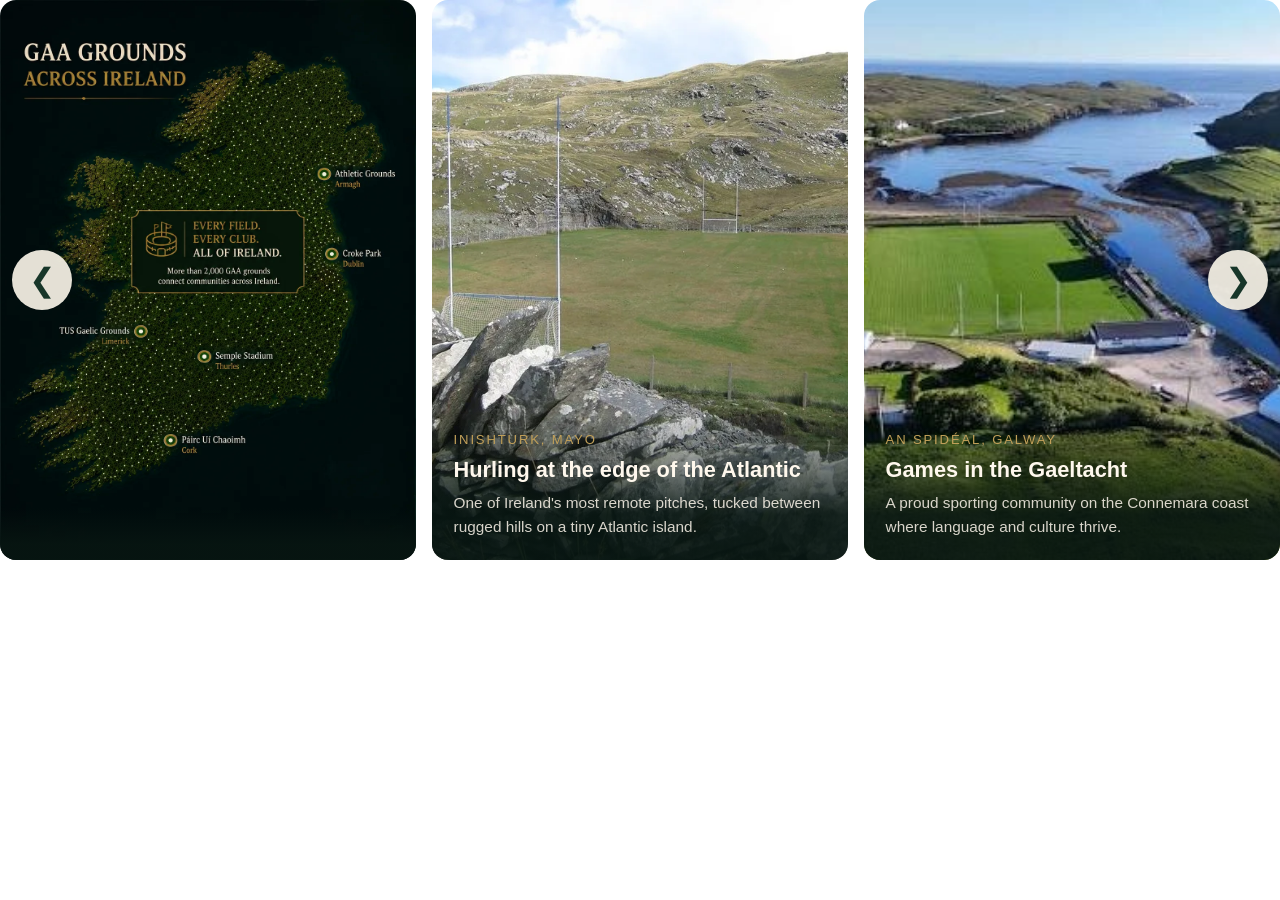
<file: index.html>
<!DOCTYPE html>
<html lang="en">
<head>
  <meta charset="UTF-8">
  <meta name="viewport" content="width=device-width,initial-scale=1.0">
  <title>GAA Pitches of Ireland</title>
  <link rel="icon" href="assets/favicon-16x16.png" type="image/png">

  <style>
    
    *, *::before, *::after { box-sizing: border-box; }

    html, body {
      margin: 0;
      min-height: 100%;
      overflow-x: hidden;
      font-family: "Segoe UI", Tahoma, Geneva, Verdana, sans-serif;
      background: transparent;
    }

    .pitches-carousel {
      --carousel-gap: 1rem;
      --carousel-padding: 0rem;
      position: relative;
      width: 100%;
      max-width: 1400px;
      margin: 0 auto;
      padding: 0 var(--carousel-padding);
      color: #fff8ed;
      outline: none;
    }

    .pitches-carousel:focus-visible {
      outline: 2px solid #c2a05a;
      outline-offset: 4px;
    }

    .carousel-viewport {
      position: relative;
      overflow: hidden;
      width: 100%;
    }

    .carousel-track {
      display: flex;
      gap: var(--carousel-gap);
      width: max-content;
      touch-action: pan-y;
      transition: transform 650ms cubic-bezier(.2,.8,.2,1);
      will-change: transform;
    }

    .pitch-card {
      position: relative;
      flex: 0 0 calc((min(100vw, 1400px) - (var(--carousel-padding) * 2) - (var(--carousel-gap) * 2)) / 3);
      height: clamp(560px, 62vh, 720px);
      overflow: hidden;
      border-radius: 1rem;
      background: #173629;
      isolation: isolate;
    }

    .pitch-card__image {
      display: block;
      width: 100%;
      height: 100%;
      object-fit: cover;
      object-position: center;
      transition: transform 800ms ease;
    }

    .pitch-card:hover .pitch-card__image {
      transform: scale(1.04);
    }

    .pitch-card__overlay {
      position: absolute;
      inset: auto 0 0;
      padding: 1.35rem;
      background: linear-gradient(180deg, transparent, rgba(7,21,17,.92) 70%);
    }

    .pitch-card__label {
      margin: 0 0 .55rem;
      color: #c2a05a;
      font-size: .82rem;
      line-height: 1.3;
      letter-spacing: .14em;
      text-transform: uppercase;
    }

    .pitch-card__title {
      margin: 0 0 .55rem;
      color: #fff8ed;
      font-size: clamp(1.2rem, 1.7vw, 1.55rem);
      line-height: 1.15;
      letter-spacing: 0;
    }

    .pitch-card__text {
      margin: 0;
      color: rgba(255,248,237,.84);
      font-size: .96rem;
      line-height: 1.55;
    }

    .pitch-card {
      cursor: grab;
      cursor: url("assets/favicon-16x16.png") 16 16, pointer;
    }

    .pitch-card:active {
      cursor: grabbing;
    }

    .carousel-nav {
      position: absolute;
      top: 50%;
      z-index: 5;
      display: grid;
      place-items: center;
      width: 3.75rem;
      height: 3.75rem;
      border: 0;
      border-radius: 999px;
      background: rgba(243,238,227,.94);
      color: #173629;
      font-size: 2rem;
      line-height: 1;
      cursor: pointer;
      transform: translateY(-50%);
      transition: transform 180ms ease, background 180ms ease, opacity 180ms ease;
    }

    .carousel-nav:hover,
    .carousel-nav:focus-visible {
      background: #fff8ed;
      transform: translateY(-50%) scale(1.04);
    }

    .carousel-nav--prev { left: .75rem; }
    .carousel-nav--next { right: .75rem; }

    @media (min-width: 768px) and (max-width: 1024px) and (orientation: portrait) {
      .pitches-carousel {
        --carousel-padding: 1rem;
      }

      .pitch-card {
        flex-basis: calc(100vw - (var(--carousel-padding) * 2));
        height: clamp(680px, 76vh, 820px);
      }
    }

    @media (min-width: 768px) and (max-width: 1099px) and (orientation: landscape) {
      .pitches-carousel {
        --carousel-padding: 1rem;
      }

      .pitch-card {
        flex-basis: calc((100vw - (var(--carousel-padding) * 2) - var(--carousel-gap)) / 2);
        height: clamp(560px, 80vh, 700px);
      }
    }

    @media (max-width: 767px) {    
      .mobile-pitch-left .pitch-card__image {
        object-position: left;
      }

      .mobile-pitch-right .pitch-card__image {
        object-position: right;
      } 

      .pitches-carousel {
        --carousel-gap: .85rem;
        --carousel-padding: .75rem;
      }

      .pitch-card {
        flex-basis: calc(100vw - (var(--carousel-padding) * 2));
        height: clamp(560px, 78vh, 700px);
      }

      .pitch-card__overlay {
        padding: 1.1rem;
      }

      .pitch-card__text {
        font-size: .92rem;
      }

      .carousel-nav {
        width: 3.1rem;
        height: 3.1rem;
        font-size: 1.65rem;
      }

      .carousel-nav--prev { left: 1rem; }
      .carousel-nav--next { right: 1rem; }
    }

    @media (prefers-reduced-motion: reduce) {
      .carousel-track,
      .pitch-card__image,
      .carousel-nav {
        transition: none;
      }
    }
  </style>
</head>

<body>
  <section class="pitches-carousel" id="stories" aria-label="GAA pitches of Ireland carousel">
    <div class="carousel-viewport">
      <button class="carousel-nav carousel-nav--prev" type="button" data-carousel-prev aria-label="Previous pitch">&#10094;</button>

      <div class="carousel-track" data-carousel-track>
        <article class="pitch-card">
          <img class="pitch-card__image" src="assets/gaa-pitches/gaa-pitches.webp" style="object-fit: fill" alt="GAA pitch beside the coast in Ireland" loading="lazy">
          <div class="pitch-card__overlay">
            <p class="pitch-card__label"></p>
            <h3 class="pitch-card__title"></h3>
            <p class="pitch-card__text"></p>
          </div>
        </article>

        <article class="pitch-card">
          <img class="pitch-card__image" src="assets/gaa-pitches/inisturk.webp" alt="Inishturk GAA pitch surrounded by mountains and stone walls" loading="lazy">
          <div class="pitch-card__overlay">
            <p class="pitch-card__label">Inishturk, Mayo</p>
            <h3 class="pitch-card__title">Hurling at the edge of the Atlantic</h3>
            <p class="pitch-card__text">One of Ireland's most remote pitches, tucked between rugged hills on a tiny Atlantic island.</p>
          </div>
        </article>

        <article class="pitch-card">
          <img class="pitch-card__image" src="assets/gaa-pitches/an-spideal.webp" alt="An Spidéal GAA pitch overlooking the Atlantic" loading="lazy">
          <div class="pitch-card__overlay">
            <p class="pitch-card__label">An Spidéal, Galway</p>
            <h3 class="pitch-card__title">Games in the Gaeltacht</h3>
            <p class="pitch-card__text">A proud sporting community on the Connemara coast where language and culture thrive.</p>
          </div>
        </article>

        <article class="pitch-card">
          <img class="pitch-card__image mobile-pitch-right" src="assets/gaa-pitches/markievicz-park.webp" alt="Markievicz Park with Benbulben mountain in the background" loading="lazy">
          <div class="pitch-card__overlay">
            <p class="pitch-card__label">Sligo</p>
            <h3 class="pitch-card__title">Beneath Benbulben</h3>
            <p class="pitch-card__text">The unmistakable silhouette of Benbulben provides a dramatic backdrop to Gaelic games.</p>
          </div>
        </article>

        <article class="pitch-card">
          <img class="pitch-card__image" src="assets/gaa-pitches/achill-sound-ai.webp" alt="Achill Sound pitch overlooking the sea and mountains" loading="lazy">
          <div class="pitch-card__overlay">
            <p class="pitch-card__label">Achill Sound, Mayo</p>
            <h3 class="pitch-card__title">Sea, sky and sport</h3>
            <p class="pitch-card__text">Mountain views and Atlantic waters frame every training session and match.</p>
          </div>
        </article>

        <article class="pitch-card">
          <img class="pitch-card__image" src="assets/gaa-pitches/mayo-peninsula.webp" alt="GAA pitch located on a peninsula between two lakes" loading="lazy">
          <div class="pitch-card__overlay">
            <p class="pitch-card__label">County Mayo</p>
            <h3 class="pitch-card__title">Between the waters</h3>
            <p class="pitch-card__text">A remarkable pitch set on a narrow peninsula, surrounded by water on almost every side.</p>
          </div>
        </article>

        <article class="pitch-card">
          <img class="pitch-card__image" src="assets/gaa-pitches/castlewellan-county-down-ai.webp" style="object-position:center right" alt="Castlewellan GAA pitch with the Mourne Mountains in the distance" loading="lazy">
          <div class="pitch-card__overlay">
            <p class="pitch-card__label">Castlewellan, Down</p>
            <h3 class="pitch-card__title">Under the Mournes</h3>
            <p class="pitch-card__text">The Mourne Mountains provide one of the most spectacular backdrops in Irish sport.</p>
          </div>
        </article>

        <article class="pitch-card">
          <img class="pitch-card__image" src="assets/gaa-pitches/dingle-peninsula-kerry.webp" alt="Gallarus pitch beside the beach on the Dingle Peninsula" loading="lazy">
          <div class="pitch-card__overlay">
            <p class="pitch-card__label">Gallarus, Kerry</p>
            <h3 class="pitch-card__title">Hurling on the shoreline</h3>
            <p class="pitch-card__text">A unique pitch where Atlantic beaches meet one of Kerry's most beautiful landscapes.</p>
          </div>
        </article>

        <article class="pitch-card">
          <img class="pitch-card__image" src="assets/gaa-pitches/inis-oir.webp" alt="Inis Oírr GAA pitch on the Aran Islands" loading="lazy" style="object-position:center right">
          <div class="pitch-card__overlay">
            <p class="pitch-card__label">Inis Oírr, Galway</p>
            <h3 class="pitch-card__title">Beyond the mainland</h3>
            <p class="pitch-card__text">Island life, stone walls and Gaelic games combine in one of Ireland's most celebrated settings.</p>
          </div>
        </article>

        <article class="pitch-card">
          <img class="pitch-card__image" src="assets/gaa-pitches/grange-sligo-ai.webp" style="object-position:center left" alt="Grange GAA pitch with Benbulben mountain nearby" loading="lazy">
          <div class="pitch-card__overlay">
            <p class="pitch-card__label">Grange, Sligo</p>
            <h3 class="pitch-card__title">Shadow of the mountain</h3>
            <p class="pitch-card__text">With Benbulben dominating the skyline, few pitches feel more connected to place.</p>
          </div>
        </article>

        <article class="pitch-card">
          <img class="pitch-card__image" src="assets/gaa-pitches/achill-island.webp" alt="Achill Island GAA pitch with Atlantic scenery" loading="lazy">
          <div class="pitch-card__overlay">
            <p class="pitch-card__label">Achill Island, Mayo</p>
            <h3 class="pitch-card__title">Where mountains meet the sea</h3>
            <p class="pitch-card__text">One of Ireland's most dramatic island landscapes and a fitting home for Gaelic games.</p>
          </div>
        </article>

        <article class="pitch-card">
          <img class="pitch-card__image" style="object-position: left;" src="assets/gaa-pitches/fitsgerald-stadium-kilarney-2.webp" alt="Fitzgerald Stadium with Kerry mountains in the background" loading="lazy">
          <div class="pitch-card__overlay">
            <p class="pitch-card__label">Killarney, Kerry</p>
            <h3 class="pitch-card__title">Beneath the Kerry mountains</h3>
            <p class="pitch-card__text">Championship hurling framed by some of Ireland's most famous scenery.</p>
          </div>
        </article>

        <article class="pitch-card">
          <img class="pitch-card__image" src="assets/gaa-pitches/aran-islands.webp" alt="Aran Islands GAA pitch beside the sea" loading="lazy">
          <div class="pitch-card__overlay">
            <p class="pitch-card__label">Aran Islands</p>
            <h3 class="pitch-card__title">Island tradition</h3>
            <p class="pitch-card__text">Generations have played Gaelic games here, surrounded by the Atlantic Ocean.</p>
          </div>
        </article>

        <article class="pitch-card">
          <img class="pitch-card__image" src="assets/gaa-pitches/strangford-lough-co-down.webp" alt="GAA pitch beside Strangford Lough" loading="lazy">
          <div class="pitch-card__overlay">
            <p class="pitch-card__label">Strangford Lough, Down</p>
            <h3 class="pitch-card__title">Surrounded by water</h3>
            <p class="pitch-card__text">A remarkable setting where sport and landscape meet at the edge of the lough.</p>
          </div>
        </article>

        <article class="pitch-card">
          <img class="pitch-card__image" src="assets/gaa-pitches/killybegs-donegal.webp" alt="Fintra GAA pitch beside the beach in Donegal" loading="lazy">
          <div class="pitch-card__overlay">
            <p class="pitch-card__label">Fintra, Donegal</p>
            <h3 class="pitch-card__title">Where the game meets the ocean</h3>
            <p class="pitch-card__text">Golden sands, Atlantic waves and a hurling pitch create one of Ireland's most iconic sporting landscapes.</p>
          </div>
        </article>

        <article class="pitch-card">
          <img class="pitch-card__image" src="assets/gaa-pitches/croke-park.webp" alt="Croke Park filled with supporters" loading="lazy">
          <div class="pitch-card__overlay">
            <p class="pitch-card__label">Dublin</p>
            <h3 class="pitch-card__title">The home of Gaelic games</h3>
            <p class="pitch-card__text">From parish fields to Ireland's largest sporting stage, every journey can lead here.</p>
          </div>
        </article>
      </div>

      <button class="carousel-nav carousel-nav--next" type="button" data-carousel-next aria-label="Next pitch">&#10095;</button>
    </div>
  </section>

  <script src="js/carousel.js"></script>

</body>
</html>
</file>
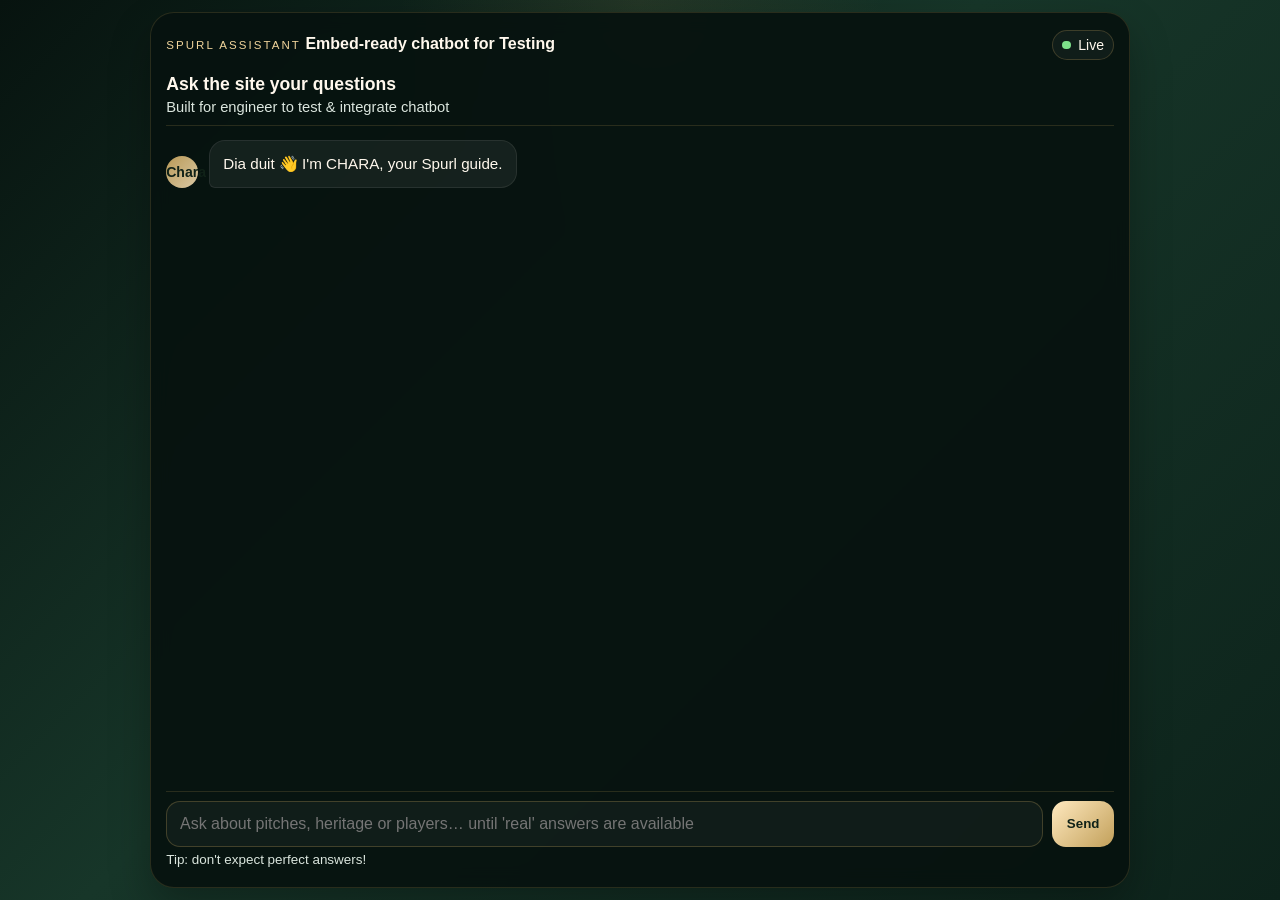
<file: chatbot-embed.html>
<!DOCTYPE html>
<html lang="en">
<head>
  <meta charset="UTF-8" />
  <meta name="viewport" content="width=device-width, initial-scale=1.0" />
  <title>Spurl Assistant Embed</title>
  <link rel="stylesheet" href="css/chatbot-embed.css" />
</head>
<body>
  <main class="embed-shell">
    <section class="embed-card">
      <div class="embed-topbar">
        <div>
          <p class="eyebrow">Spurl Assistant</p>
          <strong>Embed-ready chatbot for Testing</strong>
        </div>
        <span class="embed-chip">Live</span>
      </div>

      <div class="embed-grid">
        <article class="embed-chat">
          <div class="chat-header">
            <div>
              <h1>Ask the site your questions</h1>
              <p>Built for engineer to test & integrate chatbot</p>
            </div>
          </div>

          <div class="chat-log" data-chat-log aria-live="polite"></div>

          <div class="topic-row" data-suggestions></div>

          <form class="chat-form" data-chat-form>
            <input class="chat-input" type="text" data-chat-input placeholder="Ask about pitches, heritage or players… until 'real' answers are available" autocomplete="off" aria-label="Type your question" />
            <button class="send-button" type="submit">Send</button>
          </form>
          <p class="helper-text">Tip: don't expect perfect answers!</p>
        </article>
      </div>
    </section>
  </main>

  <script src="js/knowledge-bot.js"></script>
  <script src="js/chatbot.js"></script>
</body>
</html>
</file>
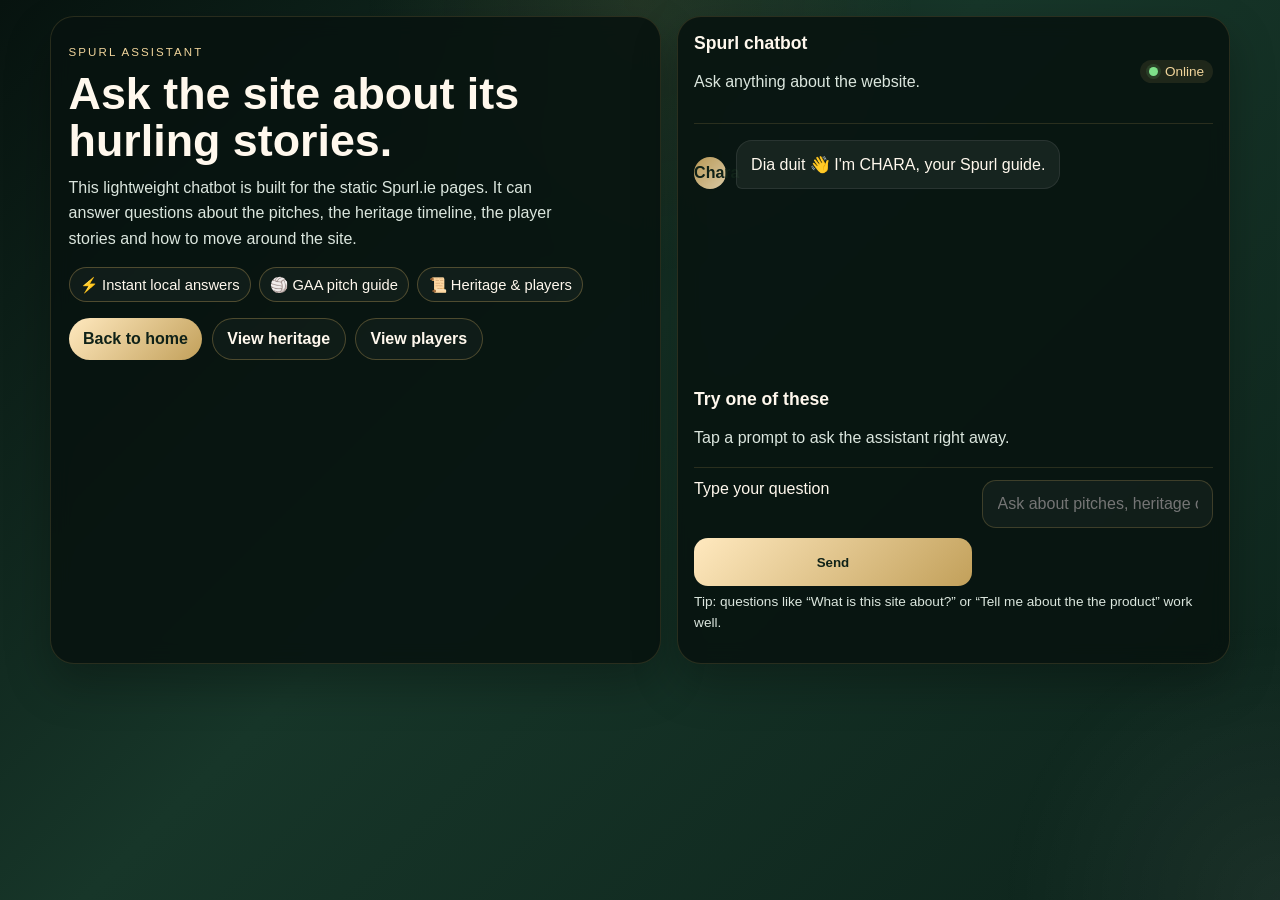
<file: chatbot.html>
<!DOCTYPE html>
<html lang="en">
<head>
  <meta charset="UTF-8">
  <meta name="viewport" content="width=device-width, initial-scale=1.0">
  <title>Spurl Assistant | Chatbot</title>
  <meta name="description" content="A simple chatbot for the Spurl.ie website to answer questions about GAA pitches, heritage and legendary players.">
  <link rel="stylesheet" href="css/chatbot.css">
</head>
<body>
  <main>
    <section class="chat-shell">
      <article class="card hero-card">
        <p class="eyebrow">Spurl Assistant</p>
        <h1>Ask the site about its hurling stories.</h1>
        <p class="lead">This lightweight chatbot is built for the static Spurl.ie pages. It can answer questions about the pitches, the heritage timeline, the player stories and how to move around the site.</p>

        <div class="badge-row">
          <span class="badge">⚡ Instant local answers</span>
          <span class="badge">🏐 GAA pitch guide</span>
          <span class="badge">📜 Heritage & players</span>
        </div>

        <div class="link-row">
          <a class="primary-link" href="index.html">Back to home</a>
          <a class="secondary-link" href="heritage.html">View heritage</a>
          <a class="secondary-link" href="players.html">View players</a>
        </div>
      </article>

      <article class="card chat-card">
        <div class="chat-header">
          <div>
            <h2>Spurl chatbot</h2>
            <p>Ask anything about the website.</p>
          </div>
          <span class="status-pill">Online</span>
        </div>

        <div class="chat-log" data-chat-log aria-live="polite" aria-label="Chat messages"></div>

        <div class="sidebar-card" style="padding: 0; border: 0; background: transparent; box-shadow: none;">
          <h2>Try one of these</h2>
          <p>Tap a prompt to ask the assistant right away.</p>
          <div class="topic-list" data-suggestions></div>
        </div>

        <form class="chat-form" data-chat-form>
          <label class="sr-only" for="chat-input">Type your question</label>
          <input id="chat-input" class="chat-input" type="text" data-chat-input placeholder="Ask about pitches, heritage or players…" autocomplete="off" aria-label="Type your question">
          <button class="send-button" type="submit" aria-label="Send message">Send</button>
        </form>
        <p class="helper-text">Tip: questions like “What is this site about?” or “Tell me about the the product” work well.</p>
      </article>
    </section>
  </main>

  <script src="js/knowledge-bot.js"></script>
  <script src="js/chatbot.js"></script>
</body>
</html>
</file>
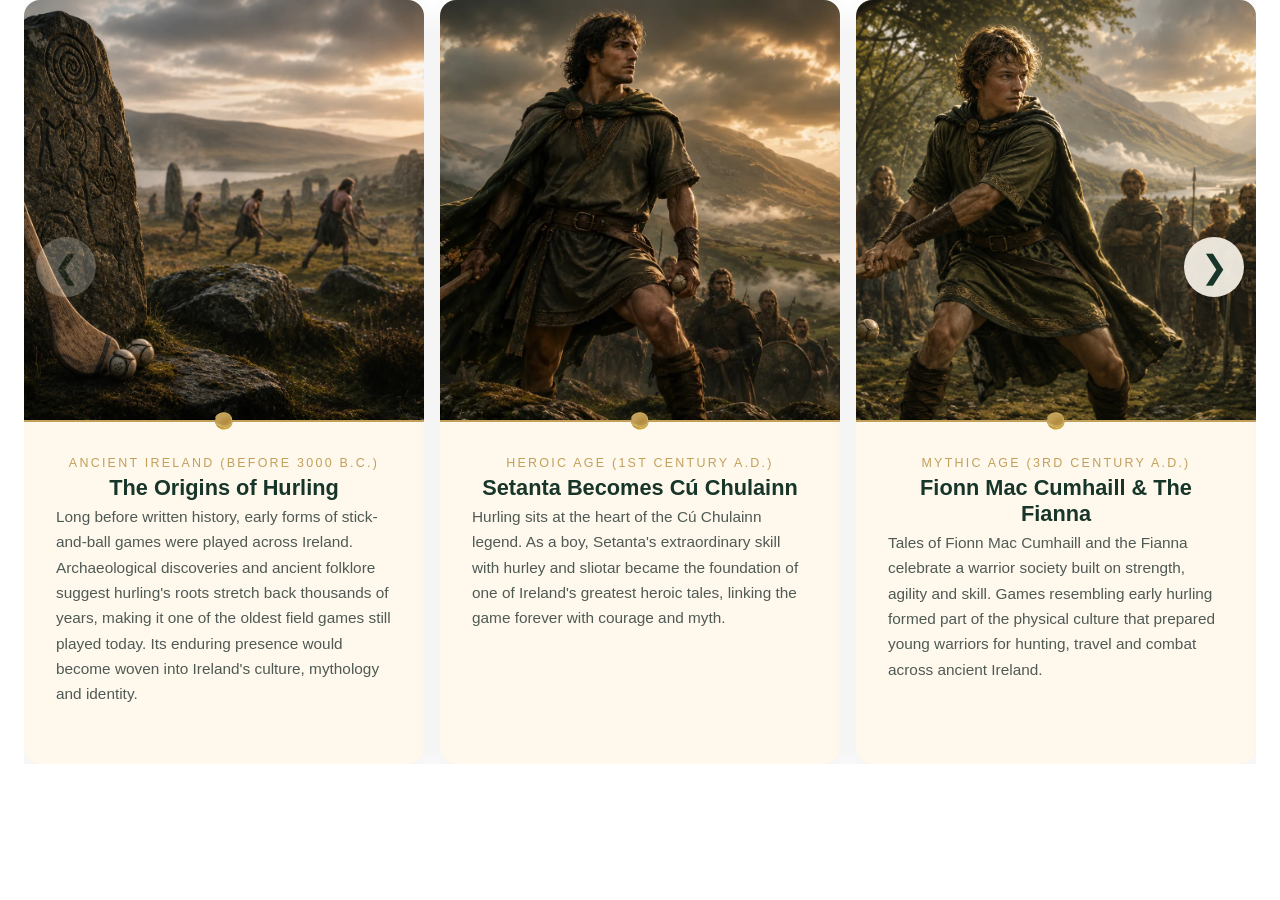
<file: heritage.html>
<!DOCTYPE html>
<html lang="en">
<head>
  <meta charset="UTF-8">
  <meta name="viewport" content="width=device-width,initial-scale=1.0">
  <title>Spurl Heritage Timeline</title>

  <style>
    *, *::before, *::after { box-sizing: border-box; }

    html, body {
      margin: 0;
      min-height: 100%;
      overflow-x: hidden;
      font-family: "Segoe UI", Tahoma, Geneva, Verdana, sans-serif;
      background: transparent;
    }

    .heritage-carousel {
      --carousel-gap: 1rem;
      --carousel-padding: 1.5rem;
      position: relative;
      width: 100%;
      max-width: 1400px;
      margin: 0 auto;
      padding: 0 var(--carousel-padding) 2rem;
      outline: none;
    }

    .heritage-carousel:focus-visible {
      outline: 2px solid #c2a05a;
      outline-offset: 4px;
    }

    .heritage-viewport {
      position: relative;
      overflow: hidden;
      width: 100%;
    }

    .heritage-track {
      display: flex;
      gap: var(--carousel-gap);
      width: max-content;
      touch-action: pan-y;
      transition: transform 650ms cubic-bezier(.2,.8,.2,1);
      will-change: transform;
    }

    .timeline-card {
      position: relative;
      flex: 0 0 calc((min(100vw, 1400px) - (var(--carousel-padding) * 2) - (var(--carousel-gap) * 2)) / 3);
      overflow: hidden;
      border-radius: 1rem;
      background: #fff8ed;
      box-shadow: 0 10px 30px rgba(0,0,0,.08);
    }

    .timeline-card::before,
    .timeline-card::after {
      content: "";
      position: absolute;
      z-index: 2;
    }

    .timeline-card::before {
      top: 420px;
      left: 0;
      right: 0;
      height: 2px;
      background: #c2a05a;
    }

    .timeline-card::after {
      top: 411px;
      left: 50%;
      width: 20px;
      height: 20px;
      background: url("assets/colorkit-sliotar-test.svg") center / contain no-repeat;
      transform: translateX(-50%);
    }

    .timeline-card {
      cursor: grab;
      cursor: url("assets/favicon-16x16.png") 16 16, pointer;
    }

    .timeline-card:active {
      cursor: grabbing;
    }

    .timeline-image-wrap {
      width: 100%;
      height: 420px;
      overflow: hidden;
      background: #173629;
    }

    .timeline-image {
      display: block;
      width: 100%;
      height: 100%;
      object-fit: cover;
      object-position: center;
    }

    .timeline-content {
      position: relative;
      padding: 2rem;
      text-align: center;
    }

    .timeline-date {
      margin: .9rem 0 .75rem;
      color: #c2a05a;
      font-size: .78rem;
      line-height: 1.3;
      letter-spacing: 0.18em;
      font-weight: 500;
      text-transform: uppercase;
    }

    .timeline-title {
      margin: 0 0 1rem;
      color: #173629;
      font-size: clamp(1.25rem, 1.7vw, 1.55rem);
      line-height: 1.2;
      letter-spacing: 0;
    }

    .timeline-description {
      margin: 0;
      color: #4f5a54;
      font-size: .96rem;
      line-height: 1.65;
      text-align: left;
    }

    .heritage-nav {
      position: absolute;
      top: 35%;
      z-index: 5;
      display: grid;
      place-items: center;
      width: 3.75rem;
      height: 3.75rem;
      border: 0;
      border-radius: 999px;
      background: rgba(243,238,227,.95);
      color: #173629;
      font-size: 2rem;
      line-height: 1;
      cursor: pointer;
      transform: translateY(-50%);
      transition: transform 180ms ease, background 180ms ease, opacity 180ms ease;
    }

    .heritage-nav:hover:not(:disabled),
    .heritage-nav:focus-visible:not(:disabled) {
      background: #fff8ed;
      transform: translateY(-50%) scale(1.04);
    }

    .heritage-nav:disabled {
      cursor: default;
      opacity: .28;
    }

    .heritage-nav--prev { left: .75rem; }
    .heritage-nav--next { right: .75rem; }

    @media (min-width: 768px) and (max-width: 1024px) and (orientation: portrait) {
      .timeline-card {
        flex-basis: calc(100vw - (var(--carousel-padding) * 2));
      }

      .timeline-image-wrap {
        height: 520px;
      }

      .timeline-card::before { top: 520px; }
      .timeline-card::after { top: 511px; }
    }

    @media (min-width: 768px) and (max-width: 1099px) and (orientation: landscape) {
      .timeline-card {
        flex-basis: calc((100vw - (var(--carousel-padding) * 2) - var(--carousel-gap)) / 2);
      }

      .timeline-image-wrap {
        height: 360px;
      }

      .timeline-card::before { top: 360px; }
      .timeline-card::after { top: 351px; }
    }

    @media (max-width: 767px) {
      .heritage-carousel {
        --carousel-gap: .85rem;
        --carousel-padding: .75rem;
        padding-bottom: 1.5rem;
      }

      .timeline-card {
        flex-basis: calc(100vw - (var(--carousel-padding) * 2));
      }

      .timeline-image-wrap {
        height: 300px;
      }

      .timeline-card::before { top: 300px; }
      .timeline-card::after { top: 291px; }

      .timeline-content {
        padding: 1rem;
      }

      .timeline-description {
        font-size: .92rem;
      }

      .heritage-nav {
        top: 30%;
        width: 3.1rem;
        height: 3.1rem;
        font-size: 1.65rem;
      }

      .heritage-nav--prev { left: 1rem; }
      .heritage-nav--next { right: 1rem; }
    }

    .timeline-date {
      margin: .2rem 0 .2rem;
    }

    .timeline-title {
        margin: 0 0 .2rem;
    }

    @media (prefers-reduced-motion: reduce) {
      .heritage-track,
      .heritage-nav {
        transition: none;
      }
    }
  </style>
</head>

<body>
  <section class="heritage-carousel" aria-label="Hurling heritage timeline carousel">
    <div class="heritage-viewport">
      <button class="heritage-nav heritage-nav--prev" type="button" data-carousel-prev aria-label="Previous heritage story">&#10094;</button>

      <div class="heritage-track" data-carousel-track>
       <article class="timeline-card">
          <div class="timeline-image-wrap"><img class="timeline-image" src="assets/heritage/ancient-ireland-hurling.webp" alt="Ancient Irish games" loading="lazy"></div>
          <div class="timeline-content"><div class="timeline-date">ANCIENT IRELAND (Before 3000 B.C.)</div><h3 class="timeline-title">The Origins of Hurling</h3><p class="timeline-description">Long before written history, early forms of stick-and-ball games were played across Ireland. Archaeological discoveries and ancient folklore suggest hurling's roots stretch back thousands of years, making it one of the oldest field games still played today. Its enduring presence would become woven into Ireland's culture, mythology and identity.</p></div>
        </article>

        <article class="timeline-card">
          <div class="timeline-image-wrap"><img class="timeline-image" src="assets/heritage/setanta.webp" alt="Setanta and Cú Chulainn" loading="lazy"></div>
          <div class="timeline-content"><div class="timeline-date">HEROIC AGE (1st Century A.D.)</div><h3 class="timeline-title">Setanta Becomes Cú Chulainn</h3><p class="timeline-description">Hurling sits at the heart of the Cú Chulainn legend. As a boy, Setanta's extraordinary skill with hurley and sliotar became the foundation of one of Ireland's greatest heroic tales, linking the game forever with courage and myth.</p></div>
        </article>

        <article class="timeline-card">
          <div class="timeline-image-wrap"><img class="timeline-image" src="assets/heritage/finn-mccool.png" alt="Ancient Irish games" loading="lazy"></div>
          <div class="timeline-content"><div class="timeline-date">MYTHIC AGE (3rd Century A.D.)</div><h3 class="timeline-title">Fionn Mac Cumhaill & The Fianna</h3><p class="timeline-description">Tales of Fionn Mac Cumhaill and the Fianna celebrate a warrior society built on strength, agility and skill. Games resembling early hurling formed part of the physical culture that prepared young warriors for hunting, travel and combat across ancient Ireland.</p></div>
        </article>

        <article class="timeline-card">
          <div class="timeline-image-wrap"><img class="timeline-image" src="assets/heritage/statute-of-kilkenny.webp" alt="Statute of Kilkenny" loading="lazy"></div>
          <div class="timeline-content"><div class="timeline-date">MEDIEVAL IRELAND (1366)</div><h3 class="timeline-title">The Statute of Kilkenny</h3><p class="timeline-description">In 1366, new laws sought to restrict many native Irish customs and pastimes. The fact that traditional games were specifically mentioned highlights how important hurling had already become in Irish society and daily life.</p></div>
        </article>

        <article class="timeline-card">
          <div class="timeline-image-wrap"><img class="timeline-image" src="assets/heritage/fin-mccool-glen.webp" alt="The game surviving through Irish communities" loading="lazy"></div>
          <div class="timeline-content"><div class="timeline-date">1600s</div><h3 class="timeline-title">THE GAME ENDURES (1600s)</h3><p class="timeline-description">Despite social and political upheaval, hurling survived through local communities and rural gatherings. Played in fields, meadows and village commons, the game was passed from one generation to the next, preserving a tradition that might otherwise have been lost.</p></div>
        </article>

        <article class="timeline-card">
          <div class="timeline-image-wrap"><img class="timeline-image" src="assets/heritage/michael_cusack_portrait.jpg" alt="Michael Cusack portrait" loading="lazy" style="object-position:center top"></div>
          <div class="timeline-content"><div class="timeline-date">THE FOUNDATION OF THE GAA (1884)</div><h3 class="timeline-title">Michael Cusack & A National Revival</h3><p class="timeline-description">In 1884, Michael Cusack helped establish the Gaelic Athletic Association to preserve and promote Ireland's native games. The GAA provided hurling with a formal structure, ensuring that a sport rooted in myth, history and local tradition would thrive for future generations.</p></div>
        </article>

        <article class="timeline-card">
          <div class="timeline-image-wrap"><img class="timeline-image" src="assets/heritage/1920-hurling.jpg" alt="Historic hurling scene linked to Bloody Sunday" loading="lazy"></div>
          <div class="timeline-content"><div class="timeline-date">1920</div><h3 class="timeline-title">Bloody Sunday</h3><p class="timeline-description">During Ireland's War of Independence period, fourteen people were shot dead at Croke Park on 21 November 1920. The tragedy became one of the defining moments in GAA history, and the Hogan Stand today commemorates Tipperary player Michael Hogan and all those who lost their lives</p></div>
        </article>

        <article class="timeline-card">
          <div class="timeline-image-wrap"><img class="timeline-image" src="assets/gaa-pitches/croke-park.webp" alt="Croke Park" loading="lazy"></div>
          <div class="timeline-content"><div class="timeline-date">1950s-2000s</div><h3 class="timeline-title">The Home of Gaelic Games</h3><p class="timeline-description">From All-Ireland finals to historic moments that shaped the GAA, Croke Park became the heart of hurling and Gaelic games. Its famous stands honour figures such as Michael Hogan and Michael Cusack, linking every generation of players and supporters to the sport's rich heritage.</p></div>
        </article>

        <article class="timeline-card">
          <div class="timeline-image-wrap"><img class="timeline-image" src="assets/heritage/modern-era.webp" alt="Global hurling community" loading="lazy"></div>
          <div class="timeline-content"><div class="timeline-date">Modern Era</div><h3 class="timeline-title">Beyond Ireland</h3><p class="timeline-description">What began as an ancient Irish pastime is now played on pitches across the world. From London and New York to growing clubs throughout Europe, Australia and Asia, hurling continues to attract new players and supporters. These clubs not only preserve Irish heritage abroad but also create communities where people of different backgrounds & cultures come together through sport, friendship and shared tradition.</p></div>
        </article>

        <article class="timeline-card">
          <div class="timeline-image-wrap"><img class="timeline-image" src="assets/heritage/final-image.webp" alt="Modern hurling" loading="lazy"></div>
          <div class="timeline-content"><div class="timeline-date">TODAY</div><h3 class="timeline-title">A Living Heritage</h3><p class="timeline-description">Played in every generation, hurling remains one of the oldest and fastest field games in the world. From local clubs to packed All-Ireland finals, the sport continues to unite communities while carrying forward a tradition that stretches back thousands of years.</p></div>
        </article>
      </div>

      <button class="heritage-nav heritage-nav--next" type="button" data-carousel-next aria-label="Next heritage story">&#10095;</button>
    </div>
    
  </section>

  <script src="js/carousel.js"></script>
</body>
</html>
</file>
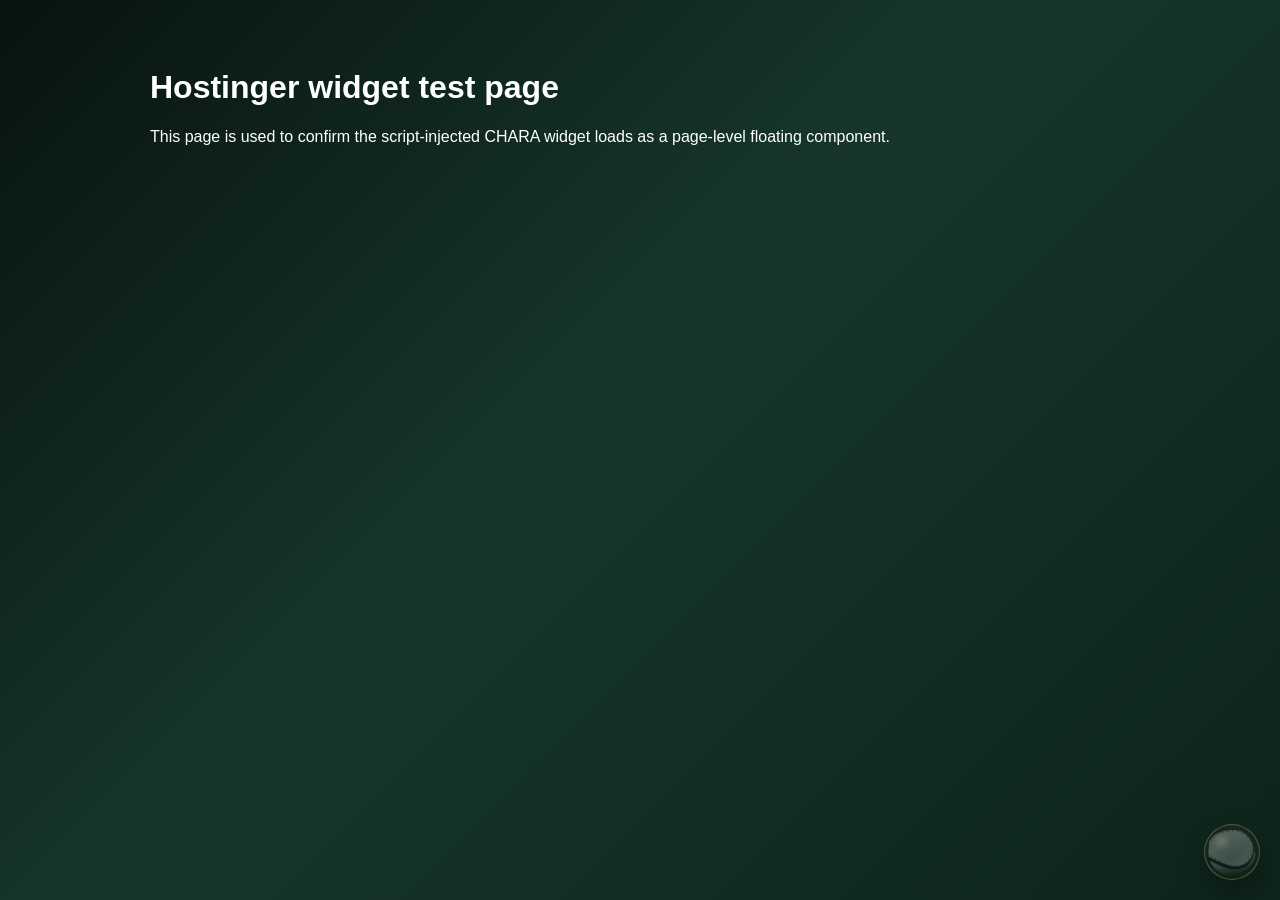
<file: hostinger-test.html>
<!doctype html>
<html lang="en">
<head>
  <meta charset="utf-8" />
  <meta name="viewport" content="width=device-width, initial-scale=1" />
  <title>CHARA Hostinger Loader Test</title>
  <style>
    body { margin: 0; min-height: 100vh; font-family: Arial, sans-serif; background: linear-gradient(135deg, #07130f 0%, #173629 45%, #0d231b 100%); color: #fff; }
    .page { max-width: 980px; margin: 0 auto; padding: 48px 18px 120px; }
    h1 { font-size: 2rem; }
  </style>
</head>
<body>
  <main class="page">
    <h1>Hostinger widget test page</h1>
    <p>This page is used to confirm the script-injected CHARA widget loads as a page-level floating component.</p>
  </main>
  <script src="/js/hostinger-widget-loader.js"></script>
</body>
</html>
</file>
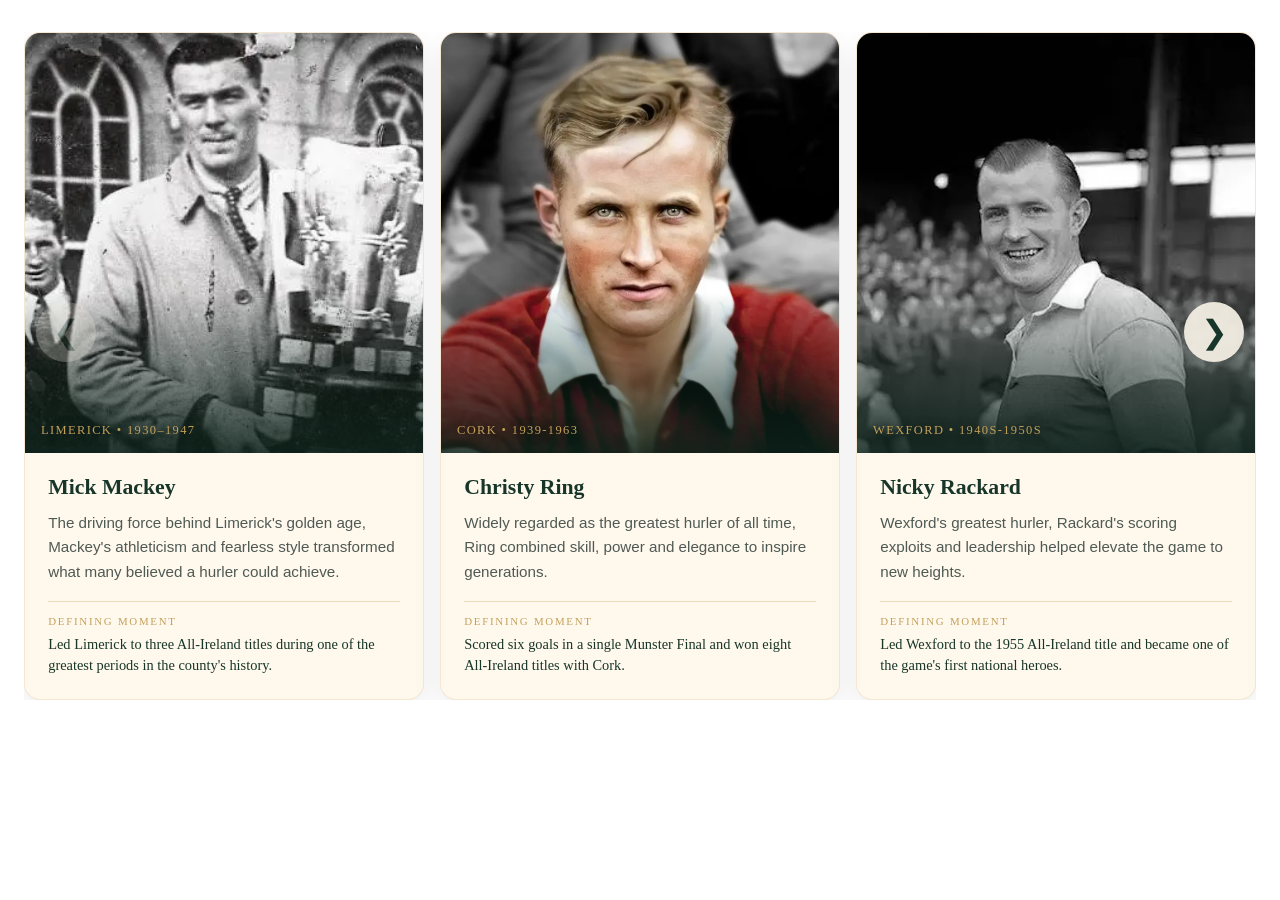
<file: players.html>
<!DOCTYPE html>
<html lang="en">
<head>
  <meta charset="UTF-8">
  <meta name="viewport" content="width=device-width,initial-scale=1.0">
  <title>Legendary Hurling Players</title>

  <style>
    *, *::before, *::after { box-sizing: border-box; }

    html, body {
      margin: 0;
      min-height: 100%;
      overflow-x: hidden;
      font-family: "Segoe UI", Tahoma, Geneva, Verdana, sans-serif;
      background: transparent;
    }

    .players-carousel {
      --carousel-gap: 1rem;
      --carousel-padding: 1.5rem;
      --heritage-green: #0d231b;
      --heritage-green-soft: #173629;
      --heritage-cream: #fff8ed;
      --heritage-gold: #c2a05a;
      position: relative;
      width: 100%;
      max-width: 1400px;
      margin: 0 auto;
      padding: 2rem var(--carousel-padding);
      outline: none;
    }

    .players-carousel:focus-visible {
      outline: 2px solid var(--heritage-gold);
      outline-offset: 4px;
    }

    .players-viewport {
      position: relative;
      overflow: hidden;
      width: 100%;
    }

    .player-track {
      display: flex;
      gap: var(--carousel-gap);
      width: max-content;
      touch-action: pan-y;
      transition: transform 650ms cubic-bezier(.2,.8,.2,1);
      will-change: transform;
    }

    .player-card {
      display: flex;
      flex-direction: column;
      flex: 0 0 calc((min(100vw, 1400px) - (var(--carousel-padding) * 2) - (var(--carousel-gap) * 2)) / 3);
      overflow: hidden;
      border: 1px solid rgba(194,160,90,.18);
      border-radius: 1rem;
      background: var(--heritage-cream);
      box-shadow: 0 10px 30px rgba(0,0,0,.08);
      cursor: url("assets/favicon-16x16.png") 16 16, pointer;
      transition: transform 250ms ease, box-shadow 250ms ease, border-color 250ms ease;
    }

    .player-card:hover {
      /* transform: translateY(6px); */
      border-color: rgba(194,160,90,.45);
      box-shadow: 0 18px 40px rgba(0,0,0,.13);
    }

    .player-card:active {
      cursor: grabbing;
    }

    .player-image-wrap {
      position: relative;
      width: 100%;
      height: 420px;
      overflow: hidden;
      background: var(--heritage-green);
    }

    .player-image-wrap::after {
      content: "";
      position: absolute;
      inset: auto 0 0;
      height: 38%;
      background: linear-gradient(180deg, transparent, rgba(13,35,27,.86));
      pointer-events: none;
    }

    .player-image {
      display: block;
      width: 100%;
      height: 100%;
      object-fit: cover;
      object-position: center;
      transition: transform 700ms ease;
    }

    .player-card:hover .player-image {
      transform: scale(1.05);
    }

    .player-meta {
      position: absolute;
      left: 1rem;
      right: 1rem;
      bottom: .9rem;
      z-index: 2;
      margin: 0;
      color: var(--heritage-gold);
      font-family: Georgia, "Times New Roman", serif;
      font-size: .78rem;
      line-height: 1.3;
      letter-spacing: .11em;
      text-transform: uppercase;
      text-shadow: 0 1px 12px rgba(0,0,0,.65);
    }

    .player-content {
      display: flex;
      flex: 1;
      flex-direction: column;
      padding: 1.35rem 1.45rem 1.45rem;
    }

    .player-name {
      margin: 0 0 .65rem;
      color: var(--heritage-green-soft);
      font-family: Georgia, "Times New Roman", serif;
      font-size: clamp(1.25rem, 1.7vw, 1.55rem);
      line-height: 1.18;
      letter-spacing: 0;
    }

    .player-description {
      display: -webkit-box;
      min-height: 4.85em;
      margin: 0;
      overflow: hidden;
      color: #4f5a54;
      font-size: .95rem;
      line-height: 1.62;
      -webkit-box-orient: vertical;
      -webkit-line-clamp: 4;
    }

    .player-moment {
      margin-top: 1rem;
      padding-top: .85rem;
      border-top: 1px solid rgba(194,160,90,.34);
    }

    .player-moment__label {
      display: block;
      margin-bottom: .35rem;
      color: var(--heritage-gold);
      font-family: Georgia, "Times New Roman", serif;
      font-size: .68rem;
      line-height: 1.2;
      letter-spacing: .16em;
      text-transform: uppercase;
    }

    .player-moment__text {
      display: -webkit-box;
      margin: 0;
      overflow: hidden;
      color: var(--heritage-green-soft);
      font-family: Georgia, "Times New Roman", serif;
      font-size: .9rem;
      line-height: 1.45;
      -webkit-box-orient: vertical;
      -webkit-line-clamp: 2;
    }

    .player-nav {
      position: absolute;
      top: 45%;
      z-index: 5;
      display: grid;
      place-items: center;
      width: 3.75rem;
      height: 3.75rem;
      border: 0;
      border-radius: 999px;
      background: rgba(243,238,227,.95);
      color: var(--heritage-green-soft);
      font-size: 2rem;
      line-height: 1;
      cursor: pointer;
      transform: translateY(-50%);
      transition: transform 180ms ease, background 180ms ease, opacity 180ms ease;
    }

    .player-nav:hover:not(:disabled),
    .player-nav:focus-visible:not(:disabled) {
      background: var(--heritage-cream);
      transform: translateY(-50%) scale(1.04);
    }

    .player-nav:disabled {
      cursor: default;
      opacity: .28;
    }

    .player-nav--prev { left: .75rem; }
    .player-nav--next { right: .75rem; }

    @media (min-width: 768px) and (max-width: 1024px) and (orientation: portrait) {
      .player-card {
        flex-basis: calc(100vw - (var(--carousel-padding) * 2));
      }

      .player-image-wrap {
        height: 560px;
      }
    }

    @media (min-width: 768px) and (max-width: 1099px) and (orientation: landscape) {
      .player-card {
        flex-basis: calc((100vw - (var(--carousel-padding) * 2) - var(--carousel-gap)) / 2);
      }

      .player-image-wrap {
        height: 360px;
      }
    }

    @media (max-width: 767px) {
      .players-carousel {
        --carousel-gap: .85rem;
        --carousel-padding: .75rem;
        padding-top: 1rem;
        padding-bottom: 1.5rem;
      }

      .player-card {
        flex-basis: calc(100vw - (var(--carousel-padding) * 2));
      }

      .player-image-wrap {
        height: 340px;
      }

      .player-content {
        padding: 1.2rem;
      }

      .player-description {
        min-height: auto;
        font-size: .92rem;
        -webkit-line-clamp: 5;
      }

      .player-moment__text {
        -webkit-line-clamp: 3;
      }

      .player-meta {
        left: .9rem;
        right: .9rem;
        bottom: .8rem;
        font-size: .72rem;
      }

      .player-moment {
        margin-top: .9rem;
        padding-top: .8rem;
      }

      .player-nav {
        width: 3.1rem;
        height: 3.1rem;
        font-size: 1.65rem;
      }

      .player-nav--prev { left: 1rem; }
      .player-nav--next { right: 1rem; }
    }

    @media (prefers-reduced-motion: reduce) {
      .player-track,
      .player-card,
      .player-image,
      .player-nav {
        transition: none;
      }
    }
  </style>
</head>

<body>
  <section class="players-carousel" aria-label="Legendary hurling players carousel">
    <div class="players-viewport">
      <button class="player-nav player-nav--prev" type="button" data-carousel-prev aria-label="Previous player">&#10094;</button>
      
      <div class="player-track" data-carousel-track>
        <article class="player-card">
          <div class="player-image-wrap">
            <img class="player-image" src="assets/players/mick-mackey.webp" alt="Mick Mackey" loading="lazy">
            <p class="player-meta">LIMERICK • 1930–1947</p>
          </div>
          <div class="player-content">
            <h3 class="player-name">Mick Mackey</h3>
            <p class="player-description">The driving force behind Limerick's golden age, Mackey's athleticism and fearless style transformed what many believed a hurler could achieve.</p>
            <div class="player-moment">
              <span class="player-moment__label">Defining Moment</span>
              <p class="player-moment__text">Led Limerick to three All-Ireland titles during one of the greatest periods in the county's history.</p>
            </div>
          </div>
        </article>

        <article class="player-card">
          <div class="player-image-wrap">
            <img class="player-image" src="assets/players/christy-ring.webp" alt="Christy Ring" loading="lazy">
            <p class="player-meta">Cork • 1939-1963</p>
          </div>
          <div class="player-content">
            <h3 class="player-name">Christy Ring</h3>
            <p class="player-description">Widely regarded as the greatest hurler of all time, Ring combined skill, power and elegance to inspire generations.</p>
            <div class="player-moment">
              <span class="player-moment__label">Defining Moment</span>
              <p class="player-moment__text">Scored six goals in a single Munster Final and won eight All-Ireland titles with Cork.</p>
            </div>
          </div>
        </article>

                <article class="player-card">
          <div class="player-image-wrap">
            <img class="player-image" src="assets/players/nicky-rackard.webp" alt="Nicky Rackard" loading="lazy">
            <p class="player-meta">Wexford • 1940s-1950s</p>
          </div>
          <div class="player-content">
            <h3 class="player-name">Nicky Rackard</h3>
            <p class="player-description">Wexford's greatest hurler, Rackard's scoring exploits and leadership helped elevate the game to new heights.</p>
            <div class="player-moment">
              <span class="player-moment__label">Defining Moment</span>
              <p class="player-moment__text">Led Wexford to the 1955 All-Ireland title and became one of the game's first national heroes.</p>
            </div>
          </div>
        </article>

        <article class="player-card">
          <div class="player-image-wrap">
            <img class="player-image" src="assets/players/jimmy-doyle.webp" style="object-position:center top" alt="Jimmy Doyle" loading="lazy">
            <p class="player-meta">Tipperary • 1957-1973</p>
          </div>
          <div class="player-content">
            <h3 class="player-name">Jimmy Doyle</h3>
            <p class="player-description">A scoring machine whose accuracy & consistency made Doyle the benchmark for generations of forwards.</p>
            <div class="player-moment">
              <span class="player-moment__label">Defining Moment</span>
              <p class="player-moment__text">Retired as the highest scorer in championship history, a record that stood for decades.</p>
            </div>
          </div>
        </article>

        <!-- <article class="player-card">
          <div class="player-image-wrap">
            <img class="player-image" src="assets/players/eddie-keher.webp" alt="Eddie Keher" loading="lazy">
            <p class="player-meta">Kilkenny • 1959-1977</p>
          </div>
          <div class="player-content">
            <h3 class="player-name">Eddie Keher</h3>
            <p class="player-description">A prolific scorer and elegant forward, Keher's intelligence and consistency made him one of Kilkenny's most influential players.</p>
            <div class="player-moment">
              <span class="player-moment__label">Defining Moment</span>
              <p class="player-moment__text">Finished his career with a record 35 championship goals, a mark that stood for generations.</p>
            </div>
          </div>
        </article> -->

        <!-- <article class="player-card">
          <div class="player-image-wrap">
            <img class="player-image" src="assets/players/pat-hartigan.webp" alt="Pat Hartigan" loading="lazy">
            <p class="player-meta">Limerick • 1970s</p>
          </div>
          <div class="player-content">
            <h3 class="player-name">Pat Hartigan</h3>
            <p class="player-description">A central figure in Limerick's success during the 1970s, celebrated for athleticism and commanding presence.</p>
            <div class="player-moment">
              <span class="player-moment__label">Defining Moment</span>
              <p class="player-moment__text">Stood at the heart of a Limerick side remembered for strength, belief and pride.</p>
            </div>
          </div>
        </article> -->

        <article class="player-card">
          <div class="player-image-wrap">
            <img class="player-image" src="assets/players/brian-whelahan.webp" alt="Brian Whelahan" loading="lazy">
            <p class="player-meta">Offaly • 1989-2006</p>
          </div>
          <div class="player-content">
            <h3 class="player-name">Brian Whelahan</h3>
            <p class="player-description">Whelahan's versatility, leadership and determination made him one of Offaly's greatest-ever players.</p>
            <div class="player-moment">
              <span class="player-moment__label">Defining Moment</span>
              <p class="player-moment__text">Played full back & full forward in dramatic 1998 All-Ireland Final victory where he was named MOTM.</p>
            </div>
          </div>
        </article>

        <article class="player-card">
          <div class="player-image-wrap">
            <img class="player-image" src="assets/players/henry-shefflin.webp" alt="Henry Shefflin" loading="lazy">
            <p class="player-meta">Kilkenny • 1999-2015</p>
          </div>
          <div class="player-content">
            <h3 class="player-name">Henry Shefflin</h3>
            <p class="player-description">Known as "King Henry", Shefflin's leadership, composure and relentless scoring helped define one of the greatest dynasties in hurling history.</p>
            <div class="player-moment">
              <span class="player-moment__label">Defining Moment</span>
              <p class="player-moment__text">Won a record ten All-Ireland medals and became the face of Kilkenny's golden era.</p>
            </div>
          </div>
        </article>

        <article class="player-card">
          <div class="player-image-wrap">
            <img class="player-image" src="assets/players/joe-canning.webp" alt="Joe Canning" loading="lazy">
            <p class="player-meta">Galway • 2008-2021</p>
          </div>
          <div class="player-content">
            <h3 class="player-name">Joe Canning</h3>
            <p class="player-description">A modern icon whose skill, vision and spectacular scoring ability inspired a new generation of hurling supporters both in Galway and beyond.</p>
            <div class="player-moment">
              <span class="player-moment__label">Defining Moment</span>
              <p class="player-moment__text">Inspired Galway to its first All-Ireland title in 29 years with victory in 2017.</p>
            </div>
          </div>
        </article>

         <article class="player-card">
          <div class="player-image-wrap">
            <img class="player-image" src="assets/players/tony-kelly.webp" alt="Tony Kelly" loading="lazy">
            <p class="player-meta">Clare • 2012-Present</p>
          </div>
          <div class="player-content">
            <h3 class="player-name">Tony Kelly</h3>
            <p class="player-description">One of the most naturally gifted players of the modern game, Kelly's creativity and flair have made him the heartbeat of Clare hurling.</p>
            <div class="player-moment">
              <span class="player-moment__label">Defining Moment</span>
              <p class="player-moment__text">Won Hurler of the Year at just 20 years of age after leading Clare to All-Ireland glory in 2013.</p>
            </div>
          </div>
        </article>

        <!-- <article class="player-card">
          <div class="player-image-wrap">
            <img class="player-image" src="assets/players/tj-reid.webp" alt="TJ Reid" loading="lazy">
            <p class="player-meta">Kilkenny • 2007-present</p>
          </div>
          <div class="player-content">
            <h3 class="player-name">TJ Reid</h3>
            <p class="player-description">Combining power, precision and consistency, Reid has carried Kilkenny's traditions into a new era while establishing himself among the game's greatest forwards.</p>
            <div class="player-moment">
              <span class="player-moment__label">Defining Moment</span>
              <p class="player-moment__text">Became Kilkenny's all-time leading championship scorer while captaining a new generation.</p>
            </div>
          </div>
        </article> -->
      </div>

      <button class="player-nav player-nav--next" type="button" data-carousel-next aria-label="Next player">&#10095;</button>
    </div>
  </section>

  <script src="js/carousel.js"></script>
</body>
</html>
</file>
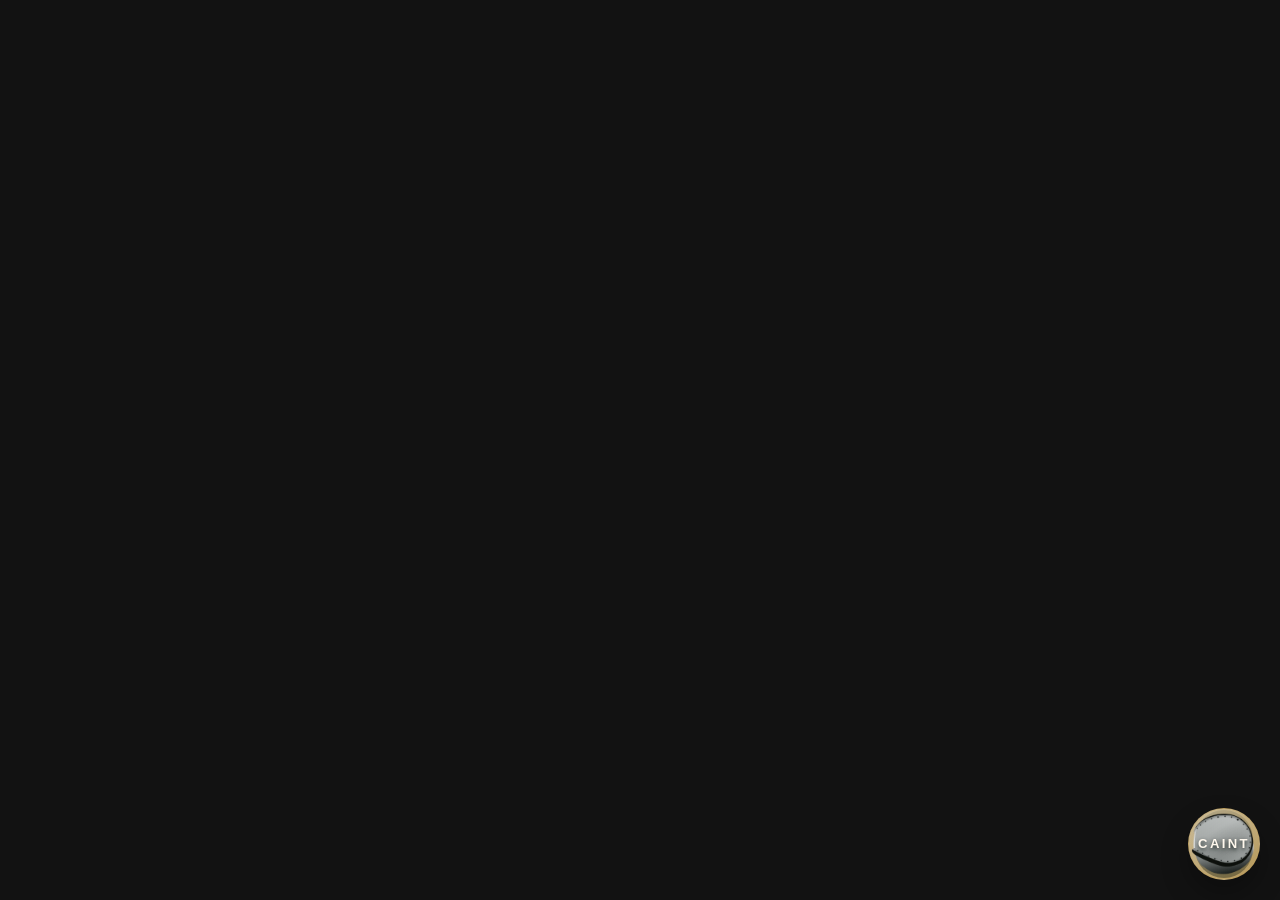
<file: widget-floating.html>
<!DOCTYPE html>
<html lang="en">
<head>
  <meta charset="UTF-8" />
  <meta name="viewport" content="width=device-width, initial-scale=1.0" />
  <title>CAINT | The Spurl Guide</title>
  <style>
    :root {
      color-scheme: dark;
      --deep-green: #07130f;
      --green: #173629;
      --cream: #fff8ed;
      --gold: #c2a05a;
      --gold-soft: #ffe9bf;
      --line: rgba(194, 160, 90, 0.18);
      --panel: rgba(7, 19, 15, 0.97);
      --muted: #dbe6de;
      --shadow: 0 18px 42px rgba(0, 0, 0, 0.35);
    }

    * { box-sizing: border-box; }

    html, body {
      width: 100%;
      min-height: 100%;
      margin: 0;
      padding: 0;
      background: transparent;
      overflow: visible;
    }

    body {
      font-family: "Segoe UI", Tahoma, Geneva, Verdana, sans-serif;
      color: var(--cream);
      background: transparent;
      -webkit-font-smoothing: antialiased;
      text-rendering: optimizeLegibility;
    }

    .floating-widget {
      position: fixed;
      right: 20px;
      bottom: 20px;
      z-index: 99999;
      display: flex;
      flex-direction: column;
      align-items: flex-end;
      gap: 12px;
      pointer-events: none;
    }

    .floating-widget > * { pointer-events: auto; }

    .widget-launcher {
      position: relative;
      display: inline-flex;
      align-items: center;
      justify-content: center;
      width: 72px;
      height: 72px;
      border: 1px solid rgba(194, 160, 90, 0.35);
      border-radius: 999px;
      background:
        linear-gradient(145deg, rgba(7, 19, 15, 0.22), rgba(7, 19, 15, 0.08)),
        url("assets/sloitar-chatbot.png") center / cover no-repeat,
        linear-gradient(145deg, var(--gold-soft), var(--gold));
      color: var(--cream);
      box-shadow: 0 14px 28px rgba(0, 0, 0, 0.28), 0 0 0 1px rgba(255, 255, 255, 0.02) inset;
      cursor: pointer;
      font-family: "Segoe UI", Tahoma, Geneva, Verdana, sans-serif;
      font-weight: 800;
      font-size: 0.82rem;
      letter-spacing: 0.18em;
      text-transform: uppercase;
      text-shadow: 0 2px 4px rgba(7, 19, 15, 0.85);
      transition: transform 180ms ease, box-shadow 180ms ease, filter 180ms ease;
      user-select: none;
      overflow: visible;
      animation: launcher-breathe 4.8s ease-in-out infinite;
    }

    .widget-launcher span {
      position: relative;
      z-index: 1;
      display: inline-flex;
      align-items: center;
      justify-content: center;
      width: 100%;
      height: 100%;
      border-radius: inherit;
      background: linear-gradient(180deg, rgba(7, 19, 15, 0.10), rgba(7, 19, 15, 0.38));
      padding: 0.15rem;
      text-align: center;
      line-height: 1.02;
    }

    .widget-launcher:hover,
    .widget-launcher:focus-visible {
      transform: translateY(-2px) scale(1.02);
      box-shadow: 0 18px 34px rgba(0, 0, 0, 0.35), 0 0 0 1px rgba(194, 160, 90, 0.3) inset;
      filter: saturate(1.05);
      outline: none;
    }

    .widget-launcher::after {
      content: "CAINT\AThe Spurl Guide";
      position: absolute;
      right: calc(100% + 10px);
      bottom: 8px;
      white-space: pre-line;
      min-width: 130px;
      padding: 0.45rem 0.55rem;
      border: 1px solid rgba(194, 160, 90, 0.35);
      border-radius: 12px;
      background: rgba(7, 19, 15, 0.96);
      color: var(--cream);
      font-size: 0.72rem;
      line-height: 1.25;
      text-transform: none;
      letter-spacing: 0;
      text-shadow: none;
      box-shadow: 0 10px 24px rgba(0, 0, 0, 0.35);
      opacity: 0;
      transform: translateY(4px);
      pointer-events: none;
      transition: opacity 160ms ease, transform 160ms ease;
    }

    @keyframes launcher-breathe {
      0%, 100% { box-shadow: 0 14px 28px rgba(0, 0, 0, 0.28), 0 0 0 1px rgba(255, 255, 255, 0.02) inset; }
      50% { box-shadow: 0 16px 32px rgba(0, 0, 0, 0.32), 0 0 0 1px rgba(194, 160, 90, 0.18) inset; }
    }

    @media (hover: hover) and (pointer: fine) {
      .widget-launcher:hover::after,
      .widget-launcher:focus-visible::after {
        opacity: 1;
        transform: translateY(0);
      }
    }

    .widget-panel {
      position: absolute;
      right: 0;
      bottom: calc(100% + 12px);
      width: min(380px, calc(100vw - 24px));
      max-height: calc(100vh - 24px);
      border: 1px solid var(--line);
      border-radius: 18px;
      background: linear-gradient(180deg, rgba(7, 19, 15, 0.98), rgba(7, 19, 15, 0.96));
      box-shadow: var(--shadow);
      overflow: hidden;
      display: flex;
      flex-direction: column;
      transform-origin: bottom right;
      transform: translateY(10px) scale(0.98);
      opacity: 0;
      visibility: hidden;
      pointer-events: none;
      transition: opacity 160ms ease, transform 160ms ease, visibility 160ms ease;
    }

    .floating-widget.is-open .widget-panel {
      opacity: 1;
      visibility: visible;
      transform: translateY(0) scale(1);
      pointer-events: auto;
    }

    .floating-header {
      display: flex;
      align-items: center;
      justify-content: space-between;
      gap: 0.75rem;
      padding: 0.75rem 0.8rem;
      border-bottom: 1px solid var(--line);
      background: linear-gradient(180deg, rgba(194, 160, 90, 0.10), rgba(7, 19, 15, 0.98));
    }

    .floating-title {
      font-size: 1rem;
      font-weight: 800;
      letter-spacing: 0.03em;
      text-transform: uppercase;
      color: var(--cream);
    }

    .floating-subtitle {
      color: var(--gold-soft);
      font-size: 0.78rem;
      letter-spacing: 0.08em;
      text-transform: uppercase;
    }

    .icon-button {
      border: 1px solid rgba(194, 160, 90, 0.28);
      border-radius: 999px;
      background: rgba(255, 255, 255, 0.04);
      color: var(--cream);
      width: 2rem;
      height: 2rem;
      display: grid;
      place-items: center;
      cursor: pointer;
      font-size: 1rem;
      line-height: 1;
    }

    .floating-body {
      display: flex;
      flex-direction: column;
      min-height: 0;
      padding: 0.65rem 0.75rem 0.75rem;
      background: linear-gradient(180deg, rgba(255, 255, 255, 0.02), rgba(255, 255, 255, 0));
      min-height: 0;
    }

    .chip-row {
      display: flex;
      flex-wrap: wrap;
      gap: 0.35rem;
      margin-bottom: 0.45rem;
    }

    .topic-button {
      padding: 0.35rem 0.45rem;
      border: 1px solid rgba(194, 160, 90, 0.24);
      border-radius: 999px;
      background: rgba(255, 255, 255, 0.04);
      color: var(--cream);
      font-size: 0.78rem;
      cursor: pointer;
      text-align: left;
    }

    .chat-log {
      display: flex;
      flex-direction: column;
      gap: 0.45rem;
      max-height: 260px;
      overflow: auto;
      padding-right: 0.15rem;
      min-height: 0;
    }

    .message {
      display: flex;
      align-items: flex-end;
      gap: 0.45rem;
    }

    .message__avatar {
      width: 32px;
      height: 32px;
      display: grid;
      place-items: center;
      border-radius: 999px;
      background: linear-gradient(135deg, var(--gold-soft), var(--gold));
      color: #102218;
      font-size: 0.75rem;
      font-weight: 700;
      flex: 0 0 32px;
      overflow: hidden;
    }

    .message__avatar img {
      width: 100%;
      height: 100%;
      display: block;
      object-fit: cover;
      border-radius: inherit;
    }

    .message--bot .message__bubble {
      background: rgba(255, 255, 255, 0.06);
      border: 1px solid rgba(255, 255, 255, 0.08);
    }

    .message--user { justify-content: flex-end; }

    .message--user .message__avatar {
      order: 2;
      background: linear-gradient(135deg, #d9f7e5, var(--gold));
    }

    .message--user .message__bubble {
      background: linear-gradient(135deg, rgba(194, 160, 90, 0.22), rgba(255, 255, 255, 0.08));
      border: 1px solid rgba(194, 160, 90, 0.24);
    }

    .message__bubble {
      max-width: 92%;
      padding: 0.45rem 0.55rem;
      border-radius: 12px 12px 12px 4px;
      color: var(--cream);
      font-size: 0.86rem;
      line-height: 1.35;
      word-break: break-word;
    }

    .message--user .message__bubble { border-radius: 12px 12px 4px 12px; }

    .chat-form {
      display: grid;
      grid-template-columns: 1fr auto;
      gap: 0.35rem;
      margin-top: 0.45rem;
    }

    .chat-input {
      width: 100%;
      min-height: 40px;
      padding: 0.52rem 0.55rem;
      border: 1px solid rgba(194, 160, 90, 0.25);
      border-radius: 10px;
      background: rgba(255, 255, 255, 0.04);
      color: var(--cream);
      font: inherit;
    }

    .chat-input:focus-visible {
      outline: 2px solid rgba(194, 160, 90, 0.8);
      outline-offset: 2px;
    }

    .send-button {
      border: 0;
      border-radius: 10px;
      padding: 0 0.65rem;
      background: linear-gradient(135deg, var(--gold-soft), var(--gold));
      color: #102218;
      font-weight: 700;
      cursor: pointer;
      min-height: 40px;
    }

    @media (max-width: 640px) {
      .floating-widget {
        right: 10px;
        bottom: 10px;
        left: 10px;
        align-items: stretch;
      }

      .message__avatar {
        width: 28px;
        height: 28px;
        flex-basis: 28px;
      }

      .widget-panel {
        width: 100%;
        max-width: none;
      }

      .widget-launcher {
        width: 64px;
        height: 64px;
        align-self: flex-end;
        font-size: 0.75rem;
      }

      .widget-launcher::after {
        right: auto;
        left: 50%;
        bottom: calc(100% + 8px);
        transform: translateX(-50%) translateY(4px);
      }
    }
  </style>
</head>
<body>
  <aside class="floating-widget" aria-label="CAINT floating widget" aria-live="polite">
    <button class="widget-launcher" type="button" data-launcher aria-expanded="false" aria-controls="spurl-chat-panel" aria-label="Open CAINT chatbot">
      <span>CAINT</span>
    </button>

    <section class="widget-panel" id="spurl-chat-panel" aria-label="CAINT chatbot panel">
      <header class="floating-header">
        <div>
          <div class="floating-title">CAINT</div>
          <div class="floating-subtitle">The Spurl Guide</div>
        </div>
        <button class="icon-button" type="button" data-close-widget aria-label="Close CAINT panel">×</button>
      </header>
      <div class="floating-body">
        <div class="chip-row" data-suggestions></div>
        <div class="chat-log" data-chat-log aria-live="polite"></div>
        <form class="chat-form" data-chat-form>
          <input class="chat-input" type="text" data-chat-input placeholder="Ask about the site…" autocomplete="off" />
          <button class="send-button" type="submit">Go</button>
        </form>
      </div>
    </section>
  </aside>

  <script src="js/knowledge-bot.js"></script>
  <script src="js/chatbot.js"></script>
  <script>
    const widget = document.querySelector('.floating-widget');
    const launcher = document.querySelector('[data-launcher]');
    const closeButton = document.querySelector('[data-close-widget]');

    function openWidget() {
      widget.classList.add('is-open');
      launcher.setAttribute('aria-expanded', 'true');
    }

    function closeWidget() {
      widget.classList.remove('is-open');
      launcher.setAttribute('aria-expanded', 'false');
      launcher.focus();
    }

    launcher.addEventListener('click', () => {
      if (widget.classList.contains('is-open')) {
        closeWidget();
      } else {
        openWidget();
      }
    });

    closeButton.addEventListener('click', closeWidget);

    document.addEventListener('click', (event) => {
      if (!widget.contains(event.target) && widget.classList.contains('is-open')) {
        closeWidget();
      }
    });

    document.addEventListener('keydown', (event) => {
      if (event.key === 'Escape' && widget.classList.contains('is-open')) {
        closeWidget();
      }
    });
  </script>
</body>
</html>
</file>
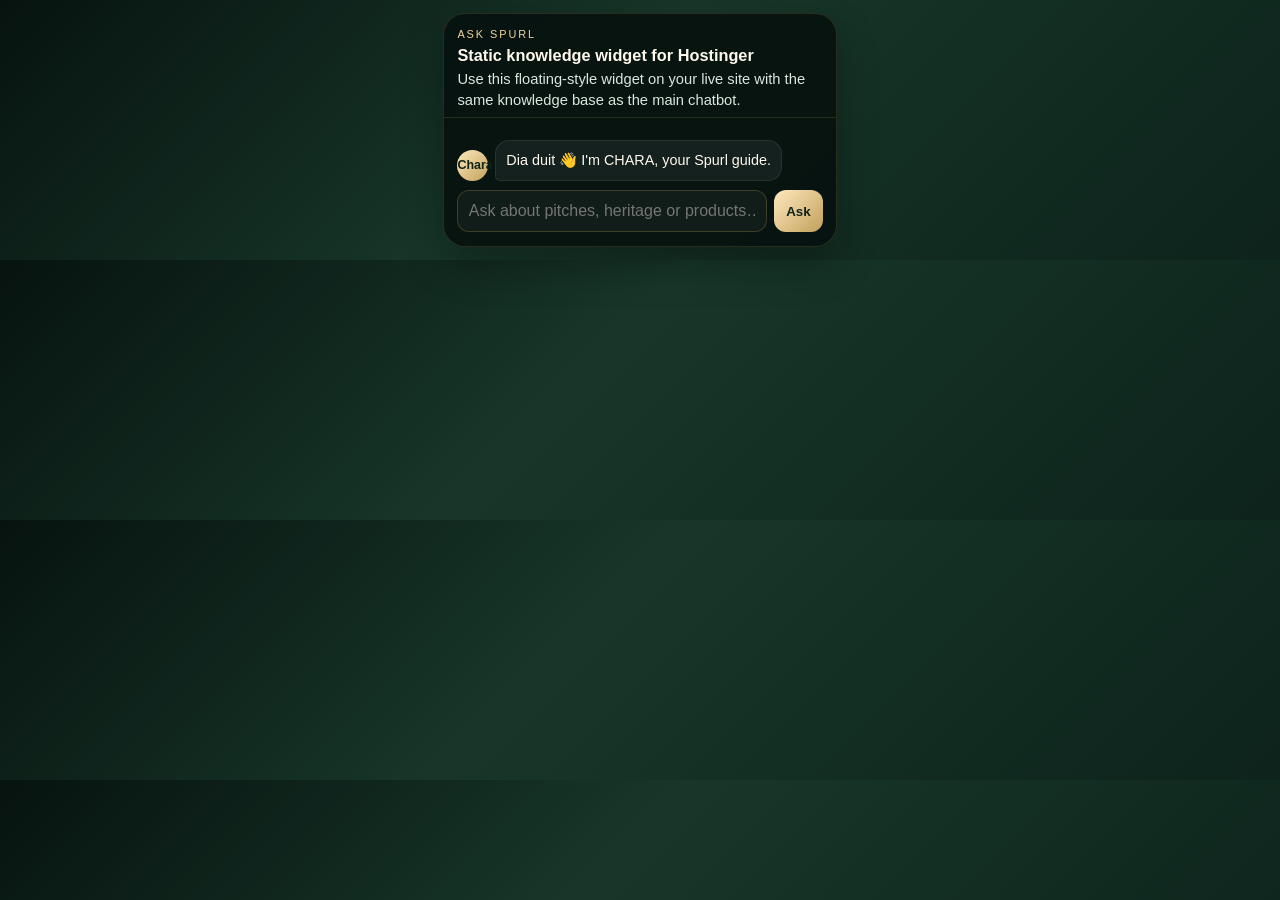
<file: widget.html>
<!DOCTYPE html>
<html lang="en">
<head>
  <meta charset="UTF-8" />
  <meta name="viewport" content="width=device-width, initial-scale=1.0" />
  <title>Ask Spurl Widget</title>
  <style>
    :root { color-scheme: dark; --bg: #07130f; --panel: rgba(7,19,15,0.94); --line: rgba(194,160,90,0.18); --text:#fff8ed; --gold:#c2a05a; }
    * { box-sizing: border-box; }
    body { margin:0; font-family:Segoe UI, Tahoma, Geneva, Verdana, sans-serif; color:var(--text); background:linear-gradient(135deg,#07130f,#173629 45%,#0d231b); }
    .widget-shell { width:min(420px,100vw); margin:0 auto; padding:0.8rem; }
    .widget-card { border:1px solid var(--line); border-radius:22px; background:var(--panel); box-shadow:0 18px 40px rgba(0,0,0,.28); overflow:hidden; }
    .widget-header { padding:0.8rem 0.85rem 0.35rem; border-bottom:1px solid var(--line); }
    .eyebrow { text-transform:uppercase; letter-spacing:.18em; color:#f0d49b; font-size:.68rem; }
    h1 { margin:.25rem 0 .2rem; font-size:1.02rem; }
    p { margin:0; color:#dbe6de; font-size:.92rem; line-height:1.45; }
    .widget-chat { display:flex; flex-direction:column; gap:.6rem; padding:.8rem .85rem .85rem; }
    .chip-row { display:flex; flex-wrap:wrap; gap:.4rem; }
    .chip { padding:.35rem .5rem; border:1px solid rgba(194,160,90,.24); border-radius:999px; background:rgba(255,255,255,.04); color:var(--text); font-size:.82rem; cursor:pointer; }
    .chat-log { display:flex; flex-direction:column; gap:.6rem; max-height:280px; overflow:auto; }
    .message { display:flex; align-items:flex-end; gap:.45rem; }
    .message__avatar { width:1.9rem; height:1.9rem; display:grid; place-items:center; border-radius:999px; background:linear-gradient(135deg,#ffe9bf,#c2a05a); color:#102218; font-size:.78rem; font-weight:700; }
    .message--bot .message__bubble { background:rgba(255,255,255,.06); border:1px solid rgba(255,255,255,.08); }
    .message--user { justify-content:flex-end; }
    .message--user .message__avatar { order:2; background:linear-gradient(135deg,#d9f7e5,#c2a05a); }
    .message--user .message__bubble { background:linear-gradient(135deg,rgba(194,160,90,.22),rgba(255,255,255,.08)); border:1px solid rgba(194,160,90,.24); }
    .message__bubble { max-width:92%; padding:.55rem .65rem; border-radius:14px 14px 14px 5px; color:var(--text); font-size:.9rem; line-height:1.45; }
    .message--user .message__bubble { border-radius:14px 14px 5px 14px; }
    .chat-form { display:grid; grid-template-columns:1fr auto; gap:.45rem; }
    .chat-input { width:100%; min-height:42px; padding:.62rem .65rem; border:1px solid rgba(194,160,90,.25); border-radius:12px; background:rgba(255,255,255,.04); color:var(--text); font:inherit; }
    .send-button { border:0; border-radius:12px; padding:0 .75rem; background:linear-gradient(135deg,#ffe9bf,#c2a05a); color:#102218; font-weight:700; cursor:pointer; }
  </style>
</head>
<body>
  <main class="widget-shell">
    <section class="widget-card" aria-label="Ask Spurl widget">
      <div class="widget-header">
        <p class="eyebrow">Ask Spurl</p>
        <h1>Static knowledge widget for Hostinger</h1>
        <p>Use this floating-style widget on your live site with the same knowledge base as the main chatbot.</p>
      </div>
      <div class="widget-chat">
        <div class="chip-row" data-suggestions></div>
        <div class="chat-log" data-chat-log aria-live="polite"></div>
        <form class="chat-form" data-chat-form>
          <input class="chat-input" type="text" data-chat-input placeholder="Ask about pitches, heritage or products…" autocomplete="off" />
          <button class="send-button" type="submit">Ask</button>
        </form>
      </div>
    </section>
  </main>
  <script src="js/knowledge-bot.js"></script>
  <script src="js/chatbot.js"></script>
</body>
</html>
</file>
<file: css/chatbot-embed.css>
:root {
  color-scheme: dark;
  --bg: linear-gradient(135deg, #07130f 0%, #173629 45%, #0d231b 100%);
  --panel: rgba(7, 19, 15, 0.94);
  --line: rgba(194, 160, 90, 0.18);
  --text: #fff8ed;
  --muted: #dbe6de;
  --gold: #c2a05a;
  --accent: #f0d49b;
}

* { box-sizing: border-box; }

html, body {
  margin: 0;
  min-height: 100%;
  font-family: "Segoe UI", Tahoma, Geneva, Verdana, sans-serif;
  color: var(--text);
  background: transparent;
}

body {
  min-height: 100vh;
}

.embed-shell {
  width: 100%;
  min-height: 100vh;
  padding: 0.75rem;
  background:
    radial-gradient(circle at top, rgba(194, 160, 90, 0.10), transparent 22%),
    linear-gradient(135deg, #07130f 0%, #173629 45%, #0d231b 100%);
}

.embed-card {
  width: 100%;
  max-width: 980px;
  min-height: calc(100vh - 1.5rem);
  margin: 0 auto;
  border: 1px solid var(--line);
  border-radius: 24px;
  background: var(--panel);
  box-shadow: 0 18px 40px rgba(0, 0, 0, 0.28);
  backdrop-filter: blur(10px);
  overflow: hidden;
}

.embed-topbar {
  display: flex;
  align-items: center;
  justify-content: space-between;
  gap: 0.75rem;
  padding: 0.9rem 0.95rem 0;
}

.eyebrow {
  display: inline-flex;
  align-items: center;
  gap: 0.45rem;
  color: var(--accent);
  text-transform: uppercase;
  letter-spacing: 0.18em;
  font-size: 0.72rem;
}

.embed-chip {
  display: inline-flex;
  align-items: center;
  gap: 0.45rem;
  padding: 0.35rem 0.55rem;
  border-radius: 999px;
  border: 1px solid rgba(194, 160, 90, 0.26);
  background: rgba(255,255,255,0.04);
  color: var(--text);
  font-size: 0.88rem;
}

.embed-chip::before {
  content: "";
  width: 0.55rem;
  height: 0.55rem;
  border-radius: 999px;
  background: #7ee08a;
}

.embed-grid {
  display: grid;
  grid-template-columns: 1fr;
  gap: 0;
  min-height: calc(100vh - 5rem);
}

.embed-chat {
  display: flex;
  flex-direction: column;
  padding: 0.75rem 0.95rem 0.95rem;
}

.chat-header {
  display: flex;
  align-items: center;
  justify-content: space-between;
  gap: 0.6rem;
  padding-bottom: 0.65rem;
  border-bottom: 1px solid var(--line);
}

.chat-header h1 {
  margin: 0 0 0.2rem;
  font-size: 1.1rem;
}

.chat-header p {
  margin: 0;
  color: var(--muted);
  font-size: 0.92rem;
}

.chat-log {
  display: flex;
  flex: 1;
  flex-direction: column;
  gap: 0.75rem;
  padding: 0.85rem 0 0.65rem;
  overflow: auto;
}

.message {
  display: flex;
  gap: 0.65rem;
  align-items: flex-end;
}

.message__avatar {
  flex: 0 0 2rem;
  width: 2rem;
  height: 2rem;
  display: grid;
  place-items: center;
  border-radius: 999px;
  background: linear-gradient(135deg, rgba(194, 160, 90, 0.95), rgba(255, 233, 191, 0.85));
  color: #102218;
  font-weight: 700;
  font-size: 0.88rem;
}

.message--bot .message__bubble {
  background: rgba(255, 255, 255, 0.06);
  border: 1px solid rgba(255,255,255,0.08);
}

.message--user {
  justify-content: flex-end;
}

.message--user .message__avatar {
  order: 2;
  background: linear-gradient(135deg, #d9f7e5, #c2a05a);
}

.message--user .message__bubble {
  background: linear-gradient(135deg, rgba(194, 160, 90, 0.22), rgba(255, 255, 255, 0.08));
  border: 1px solid rgba(194, 160, 90, 0.24);
}

.message__bubble {
  max-width: 92%;
  padding: 0.75rem 0.85rem;
  border-radius: 16px 16px 16px 6px;
  color: var(--text);
  line-height: 1.45;
  font-size: 0.95rem;
}

.message--user .message__bubble {
  border-radius: 16px 16px 6px 16px;
}

.topic-row {
  display: flex;
  flex-wrap: wrap;
  gap: 0.45rem;
  padding-bottom: 0.45rem;
}

.topic-button {
  padding: 0.45rem 0.65rem;
  border: 1px solid rgba(194, 160, 90, 0.24);
  border-radius: 999px;
  background: rgba(255,255,255,0.04);
  color: var(--text);
  cursor: pointer;
  font-size: 0.88rem;
}

.chat-form {
  display: grid;
  grid-template-columns: 1fr auto;
  gap: 0.6rem;
  padding-top: 0.55rem;
  border-top: 1px solid var(--line);
}

.chat-input {
  width: 100%;
  min-height: 46px;
  padding: 0.72rem 0.8rem;
  border: 1px solid rgba(194, 160, 90, 0.28);
  border-radius: 14px;
  background: rgba(255,255,255,0.04);
  color: var(--text);
  font: inherit;
}

.chat-input:focus-visible {
  outline: 2px solid rgba(194, 160, 90, 0.85);
  outline-offset: 2px;
}

.send-button {
  display: inline-flex;
  align-items: center;
  justify-content: center;
  min-height: 46px;
  padding: 0 0.9rem;
  border: 0;
  border-radius: 14px;
  background: linear-gradient(135deg, #ffe9bf 0%, #c2a05a 100%);
  color: #102218;
  font-weight: 700;
  cursor: pointer;
}

.helper-text {
  margin: 0.35rem 0 0;
  color: #dbe6de;
  font-size: 0.84rem;
}

@media (max-width: 640px) {
  .embed-shell { padding: 0.4rem; }
  .embed-card { border-radius: 18px; min-height: auto; }
  .embed-topbar, .embed-chat { padding-left: 0.75rem; padding-right: 0.75rem; }
  .chat-form { grid-template-columns: 1fr; }
  .send-button { width: 100%; }
}
</file>
<file: css/chatbot.css>
:root {
  color-scheme: dark;
  --bg: linear-gradient(135deg, #07130f 0%, #173629 45%, #0d231b 100%);
  --panel: rgba(7, 19, 15, 0.88);
  --panel-strong: rgba(10, 28, 22, 0.96);
  --line: rgba(194, 160, 90, 0.18);
  --text: #fff8ed;
  --muted: #dbe6de;
  --gold: #c2a05a;
  --accent: #f0d49b;
}

* { box-sizing: border-box; }

body {
  margin: 0;
  min-height: 100vh;
  font-family: "Segoe UI", Tahoma, Geneva, Verdana, sans-serif;
  color: var(--text);
  background: var(--bg);
}

body::before {
  content: "";
  position: fixed;
  inset: 0;
  background:
    radial-gradient(circle at top, rgba(194, 160, 90, 0.10), transparent 25%),
    radial-gradient(circle at bottom right, rgba(255, 255, 255, 0.06), transparent 18%);
  pointer-events: none;
}

main {
  position: relative;
  z-index: 1;
  width: min(1180px, calc(100vw - 1.5rem));
  margin: 0 auto;
  padding: 1rem 0 2rem;
}

.chat-shell {
  display: grid;
  grid-template-columns: 1.05fr 0.95fr;
  gap: 1rem;
  align-items: stretch;
}

.card {
  border: 1px solid var(--line);
  border-radius: 24px;
  background: var(--panel);
  box-shadow: 0 20px 45px rgba(0, 0, 0, 0.28);
  backdrop-filter: blur(10px);
}

.hero-card {
  padding: 1.1rem;
}

.eyebrow {
  display: inline-flex;
  align-items: center;
  gap: 0.45rem;
  margin-bottom: 0.75rem;
  color: var(--accent);
  text-transform: uppercase;
  letter-spacing: 0.18em;
  font-size: 0.72rem;
}

h1 {
  margin: 0 0 0.65rem;
  font-size: clamp(2rem, 5vw, 2.8rem);
  line-height: 1.05;
}

.lead {
  margin: 0 0 1rem;
  color: var(--muted);
  line-height: 1.6;
  max-width: 55ch;
}

.badge-row {
  display: flex;
  flex-wrap: wrap;
  gap: 0.5rem;
  margin-bottom: 1rem;
}

.badge {
  display: inline-flex;
  align-items: center;
  gap: 0.45rem;
  padding: 0.45rem 0.65rem;
  border: 1px solid rgba(194, 160, 90, 0.35);
  border-radius: 999px;
  background: rgba(255, 255, 255, 0.04);
  color: var(--text);
  font-size: 0.92rem;
}

.primary-link,
.secondary-link {
  display: inline-flex;
  align-items: center;
  justify-content: center;
  min-height: 42px;
  padding: 0.55rem 0.9rem;
  border-radius: 999px;
  text-decoration: none;
  font-weight: 600;
}

.primary-link {
  color: #102218;
  background: linear-gradient(135deg, #ffe9bf 0%, #c2a05a 100%);
}

.secondary-link {
  border: 1px solid rgba(194, 160, 90, 0.35);
  color: var(--text);
  background: rgba(255, 255, 255, 0.03);
}

.link-row {
  display: flex;
  flex-wrap: wrap;
  gap: 0.6rem;
}

.sidebar-card {
  padding: 1rem;
}

.sidebar-card h2,
.chat-card h2 {
  margin: 0 0 0.4rem;
  font-size: 1.1rem;
}

.sidebar-card p,
.chat-card p {
  color: var(--muted);
  line-height: 1.55;
}

.topic-list {
  display: grid;
  gap: 0.5rem;
  margin-top: 0.9rem;
}

.topic-button {
  width: 100%;
  padding: 0.75rem 0.85rem;
  border: 1px solid rgba(194, 160, 90, 0.18);
  border-radius: 14px;
  background: rgba(255, 255, 255, 0.04);
  color: var(--text);
  text-align: left;
  cursor: pointer;
  transition: transform 120ms ease, background 120ms ease;
}

.topic-button:hover,
.topic-button:focus-visible {
  background: rgba(194, 160, 90, 0.12);
  transform: translateY(-1px);
}

.chat-card {
  display: flex;
  flex-direction: column;
  padding: 1rem;
  min-height: 72vh;
}

.chat-header {
  display: flex;
  align-items: center;
  justify-content: space-between;
  gap: 0.75rem;
  padding-bottom: 0.75rem;
  border-bottom: 1px solid var(--line);
}

.status-pill {
  display: inline-flex;
  align-items: center;
  gap: 0.45rem;
  padding: 0.25rem 0.55rem;
  border-radius: 999px;
  background: rgba(194, 160, 90, 0.12);
  color: var(--accent);
  font-size: 0.85rem;
}

.status-pill::before {
  content: "";
  width: 0.55rem;
  height: 0.55rem;
  border-radius: 999px;
  background: #7ee08a;
  box-shadow: 0 0 0 3px rgba(126, 224, 138, 0.12);
}

.chat-log {
  display: flex;
  flex: 1;
  flex-direction: column;
  gap: 0.85rem;
  padding: 1rem 0;
  overflow: auto;
}

.message {
  display: flex;
  gap: 0.65rem;
  align-items: flex-end;
  max-width: 100%;
}

.message__avatar {
  flex: 0 0 2rem;
  width: 2rem;
  height: 2rem;
  display: grid;
  place-items: center;
  border-radius: 999px;
  background: linear-gradient(135deg, rgba(194, 160, 90, 0.95), rgba(255, 233, 191, 0.85));
  color: #102218;
  font-weight: 700;
}

.message--bot .message__bubble {
  background: rgba(255, 255, 255, 0.06);
  border: 1px solid rgba(255,255,255,0.08);
}

.message--user {
  justify-content: flex-end;
}

.message--user .message__avatar {
  order: 2;
  background: linear-gradient(135deg, #d9f7e5, #c2a05a);
}

.message--user .message__bubble {
  background: linear-gradient(135deg, rgba(194, 160, 90, 0.22), rgba(255, 255, 255, 0.08));
  border: 1px solid rgba(194, 160, 90, 0.24);
}

.message__bubble {
  max-width: 92%;
  padding: 0.75rem 0.85rem;
  border-radius: 16px 16px 16px 6px;
  color: var(--text);
  line-height: 1.45;
}

.message--user .message__bubble {
  border-radius: 16px 16px 6px 16px;
}

.chat-form {
  display: grid;
  grid-template-columns: 1fr auto;
  gap: 0.65rem;
  padding-top: 0.75rem;
  border-top: 1px solid var(--line);
}

.chat-input {
  width: 100%;
  min-height: 48px;
  padding: 0.8rem 0.9rem;
  border: 1px solid rgba(194, 160, 90, 0.25);
  border-radius: 14px;
  background: rgba(255,255,255,0.04);
  color: var(--text);
  font: inherit;
}

.chat-input:focus-visible {
  outline: 2px solid rgba(194, 160, 90, 0.8);
  outline-offset: 2px;
}

.send-button {
  display: inline-flex;
  align-items: center;
  justify-content: center;
  min-width: 48px;
  min-height: 48px;
  padding: 0 0.95rem;
  border: 0;
  border-radius: 14px;
  background: linear-gradient(135deg, #ffe9bf 0%, #c2a05a 100%);
  color: #102218;
  font-weight: 700;
  cursor: pointer;
}

.helper-text {
  margin-top: 0.3rem;
  color: #dbe6de;
  font-size: 0.85rem;
}

@media (max-width: 980px) {
  .chat-shell { grid-template-columns: 1fr; }
  .chat-card { min-height: auto; }
}

@media (max-width: 640px) {
  main { width: min(100vw - 0.85rem, 1180px); padding-top: 0.5rem; }
  .card { border-radius: 18px; }
  .hero-card, .sidebar-card, .chat-card { padding: 0.9rem; }
  .chat-form { grid-template-columns: 1fr; }
  .send-button { width: 100%; }
}
</file>
